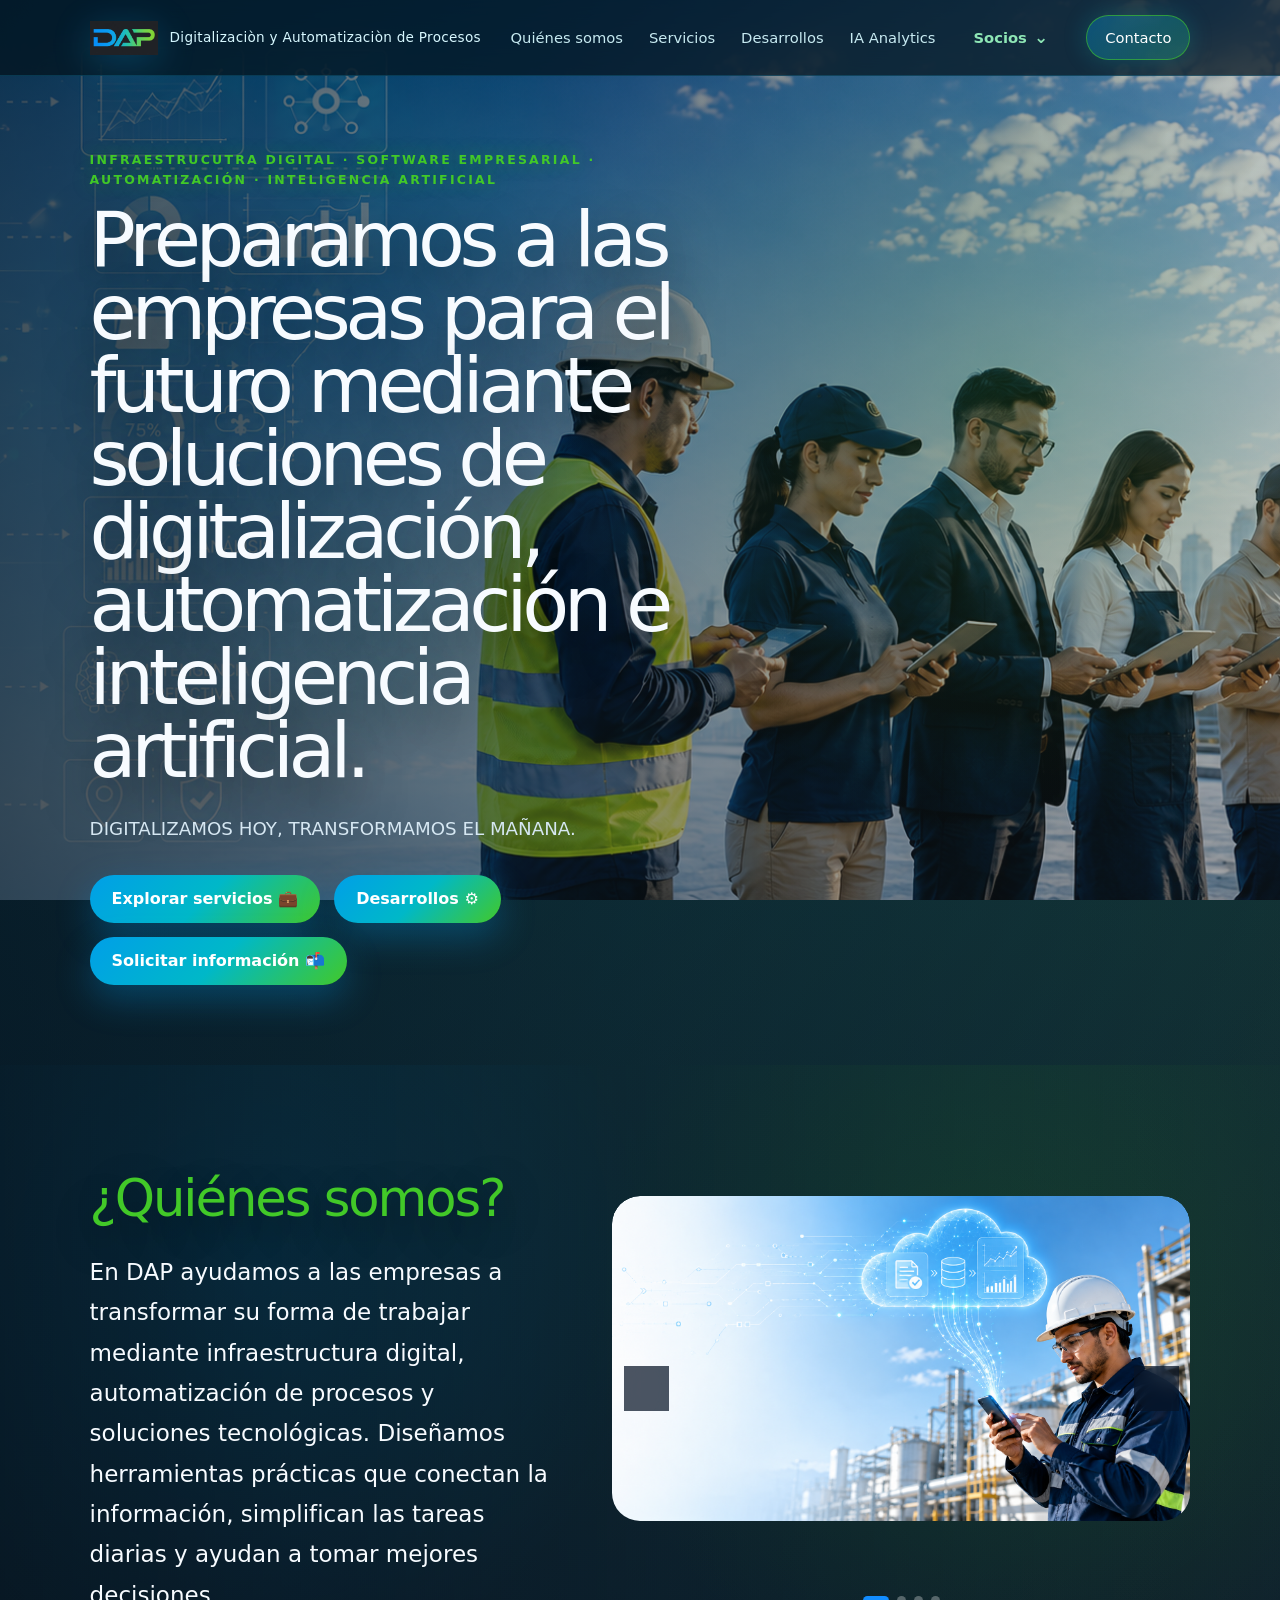
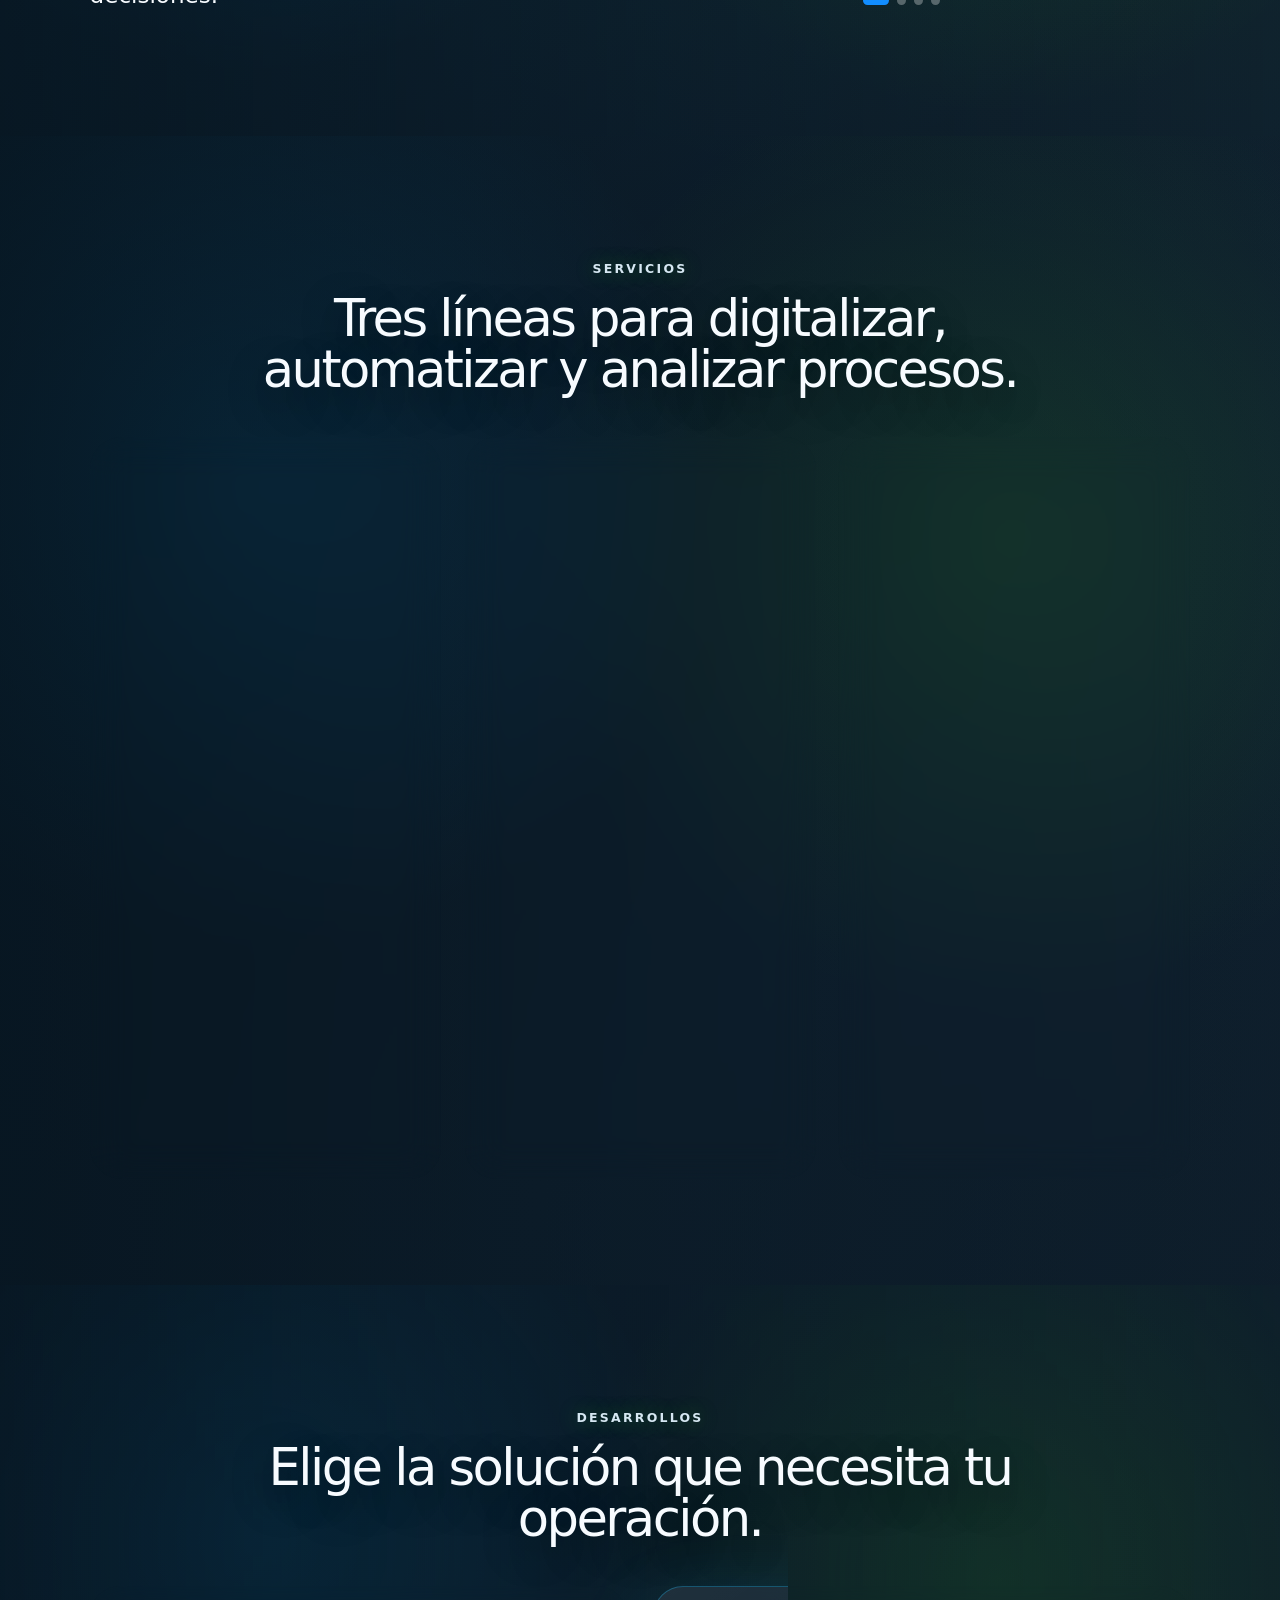
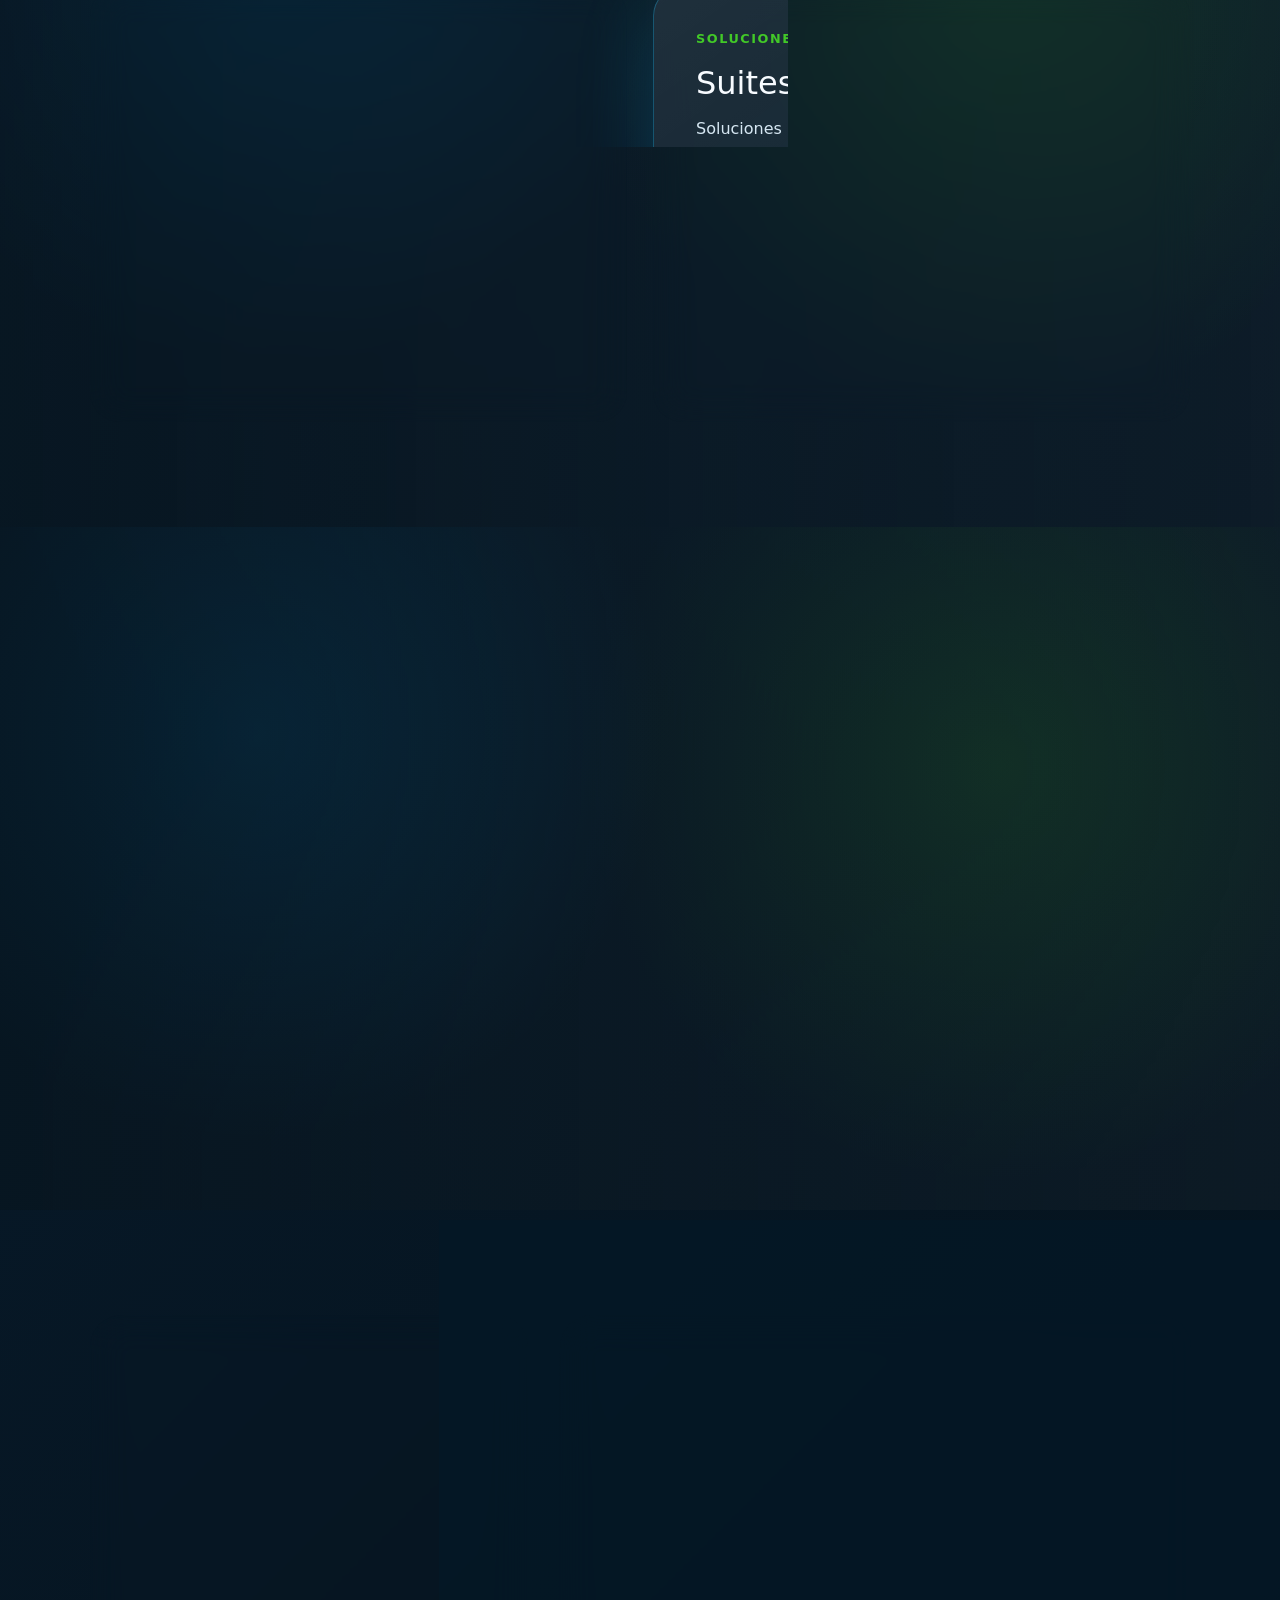
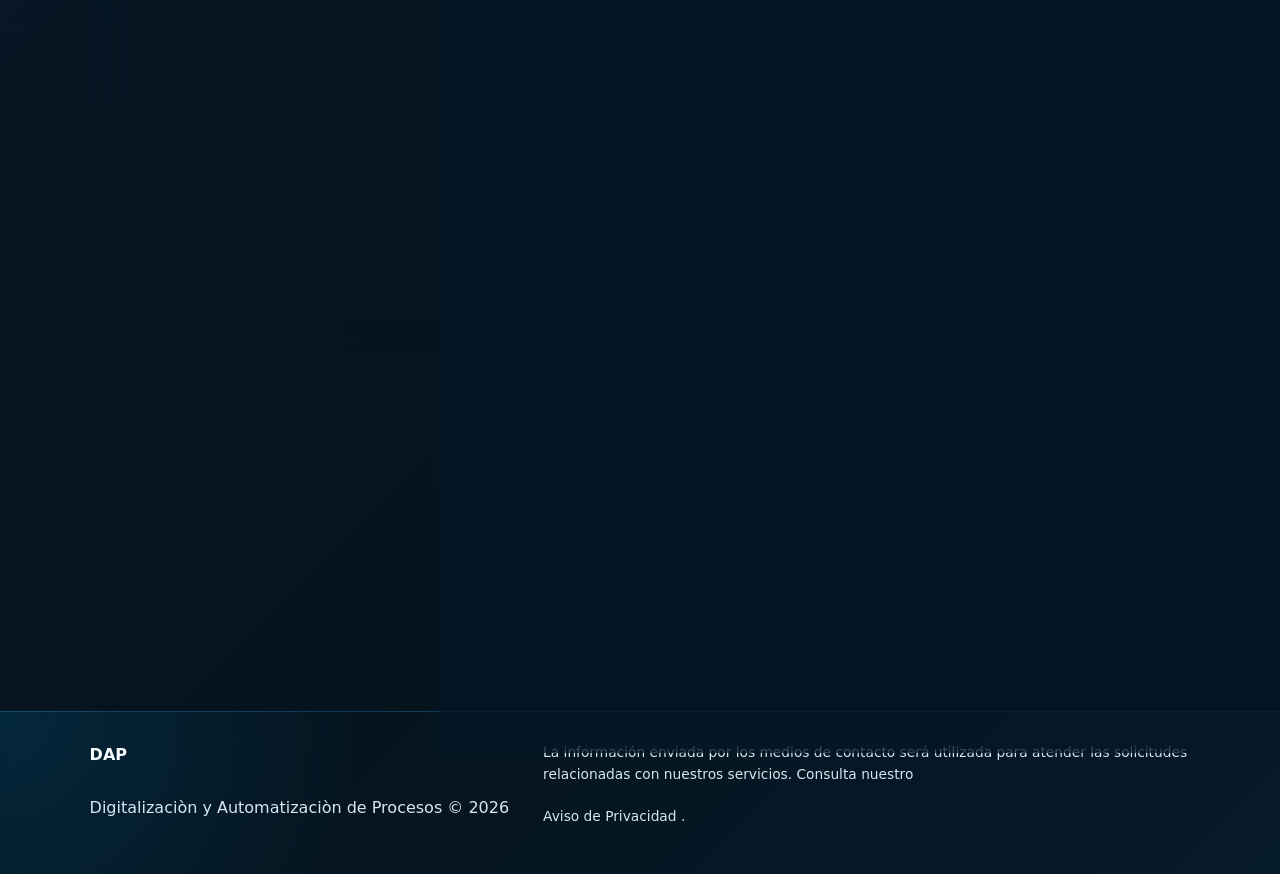
<file: index.html>
<!DOCTYPE html>
<html lang="es">
<head>
  <meta charset="UTF-8" />
  <meta name="viewport" content="width=device-width, initial-scale=1.0" />
  <title>DAP | Digitalización, Automatización de Procesos</title>
  <meta name="description" content="DAP desarrolla soluciones digitales, suites empresariales, plataformas a la medida e Inteligencia Artificial para automatizar y analizar procesos empresariales." />
  <link rel="icon" type="image/png" sizes="40x32" href="assets/Logo_DAP_Letras_azulverde.png">
  <link
  href="https://cdn.jsdelivr.net/npm/bootstrap@5.3.8/dist/css/bootstrap.min.css"
  rel="stylesheet"
  integrity="sha384-sRIl4kxILFvY47J16cr9ZwB07vP4J8+LH7qKQnuqkuIAvNWLzeN8tE5YBujZqJLB"
  crossorigin="anonymous"
/>

<link rel="stylesheet" href="style.css" />
</head>
<body>

  <header class="navbar" id="navbar">
    <a href="#inicio" class="brand" aria-label="Ir al inicio de DAP">
      <img class="brand-logo" src="assets/Logo_DAP_vede-azul_negro_3.png" alt="Logo DAP" />
      <span class="brand-text">Digitalizaciòn y Automatizaciòn de Procesos</span>
    </a>

    <button class="menu-toggle" id="menuToggle" aria-label="Abrir menú">
      <span></span><span></span><span></span>
    </button>


<nav class="nav-links" id="navLinks">

  <a href="#quienes">Quiénes somos</a>
  <a href="#servicios">Servicios</a>
  <a href="#desarrollos">Desarrollos</a>
  <a href="#ia">IA Analytics</a>

  <!-- MENÚ DESPLEGABLE SOCIOS -->
  <div class="nav-socios">

    <button
      type="button"
      class="nav-socios-toggle"
      aria-expanded="false"
      aria-haspopup="true"
      aria-controls="sociosDropdown"
    >
      Socios
      <span class="socios-arrow">⌄</span>
    </button>

    <div class="nav-socios-dropdown" id="sociosDropdown">

      <a
        href="https://tuvrheinland.dapanalytics.com/"
        target="_blank"
        rel="noopener noreferrer"
      >
        TÜV Rheinland MX
      </a>

    </div>

  </div>

  <a href="#contacto" class="nav-cta">Contacto</a>

</nav>

  </header>

  <main>
    <section class="hero section-bg" id="inicio">
  <div class="section-overlay"></div>

  <div class="hero-content reveal">
    <p class="eyebrow">
      Infraestrucutra Digital · Software empresarial · Automatización · Inteligencia Artificial
    </p>

    <h1>
      Preparamos a las empresas para el futuro mediante soluciones
      de digitalización, automatización e inteligencia artificial.
    </h1>

    <p class="hero-text">
      DIGITALIZAMOS HOY, TRANSFORMAMOS EL MAÑANA.
    </p>

<div class="hero-actions">
  <a href="#servicios" class="btn primary">
    Explorar servicios 💼
  </a>

  <a href="#desarrollos" class="btn primary">
    Desarrollos ⚙️
  </a>

  <a href="#contacto" class="btn primary">
    Solicitar información 📬
  </a>
</div>
  </div>
</section>

  <section class="section section-bg" id="quienes">
  <div class="section-overlay"></div>

  <div class="section-inner quienes-layout">

    <div class="quienes-content reveal">
      <h2>¿Quiénes somos?</h2>

     <p>
        En DAP ayudamos a las empresas a transformar su forma de trabajar
        mediante infraestructura digital, automatización de procesos y
        soluciones tecnológicas. Diseñamos herramientas prácticas que
        conectan la información, simplifican las tareas diarias y ayudan
        a tomar mejores decisiones.
      </p>
    </div>

    <div class="quienes-image reveal">
      <div class="business-carousel">
        <button
          class="business-carousel-btn business-carousel-prev"
          type="button"
          aria-label="Imagen anterior"
        >
          &#10094;
        </button>

        <div class="business-carousel-viewport">
          <div class="business-carousel-track">

            <div class="business-carousel-slide">
              <img
                src="assets/DAp quienes somos.png"
                alt="DAP: transformación digital de las empresas"
              />
            </div>

            <div class="business-carousel-slide">
              <img
                src="assets/DAp quienes somos 5.png"
                alt="DAP: infraestructura digital"
                loading="lazy"
              />
            </div>

            <div class="business-carousel-slide">
              <img
                src="assets/DAp quienes somos 6.png"
                alt="DAP: automatización de procesos"
                loading="lazy"
              />
            </div>

            <div class="business-carousel-slide">
              <img
                src="assets/DAp quienes somos 7.png"
                alt="DAP: soluciones tecnológicas"
                loading="lazy"
              />
            </div>

          </div>
        </div>

        <button
          class="business-carousel-btn business-carousel-next"
          type="button"
          aria-label="Imagen siguiente"
        >
          &#10095;
        </button>
      </div>

      <div
        class="business-carousel-dots"
        aria-label="Selector de imágenes"
      ></div>
    </div>

  </div>
</section>

    <section class="section section-bg" id="servicios">
      <div class="section-overlay"></div>
      <div class="section-inner">
        <div class="section-heading center reveal">
          <p class="eyebrow">Servicios</p>
          <h2>Tres líneas para digitalizar, automatizar y analizar procesos.</h2>
        </div>

<div class="service-grid">

  <article class="service-card reveal">
    <div class="icon-circle">Suites</div>

    <p>
      Soluciones listas para implementar en operaciones empresariales,
      personal en campo, EHS, calidad y control operativo.
    </p>

    <img class="service-img"
         src="assets/Icono_DAPSUITES_1.png"
         alt="DAP Suites">
  </article>

  <article class="service-card reveal">
    <div class="icon-circle">Desarrollo</div>

    <p>
      Diseño de plataformas web, apps móviles, portales de consulta,
      dashboards y módulos personalizados para cada proceso.
    </p>

    <img class="service-img"
         src="assets/Icono_DAPDESARROLLO_1.png"
         alt="DAP Desarrollo">
  </article>

  <article class="service-card reveal">
    <div class="icon-circle">IA Analytics</div>

    <p>
      Implementación de análisis con IA para detectar tendencias,
      comportamientos, riesgos, patrones y oportunidades de mejora.
    </p>

    <img class="service-img"
         src="assets/Icono_DAPANALYTICS_1.png"
         alt="DAP IA Analytics">
  </article>

</div>
      </div>
    </section>

   <section class="section section-bg" id="desarrollos">
  <div class="section-overlay"></div>

  <div class="section-inner">
    <div class="section-heading center reveal">
      <p class="eyebrow">Desarrollos</p>
      <h2>Elige la solución que necesita tu operación.</h2>
    </div>

    <div class="dev-grid">
      <article class="dev-card reveal">
  <span class="dev-card-label">Aplicaciones</span>
  <h3>Apps Prepago</h3>

  <p>
    Activa la aplicación que necesites por 1, 6 o 12 meses,
    o utiliza la versión gratuita durante 5 días.
  </p>

  <img
    class="dev-card-image"
    src="assets/DAP_WEB_APP.png"
    alt="Aplicaciones prepago de DAP"
    loading="lazy"
  />

  <button
    type="button"
    class="btn primary dev-card-button"
    data-bs-toggle="modal"
    data-bs-target="#devAppsModal"
  >
    Conocer Apps
  </button>
</article>

<article class="dev-card reveal">
  <span class="dev-card-label">Soluciones empresariales</span>
  <h3>Suites y Plataformas</h3>

  <p>
    Soluciones para gestionar y automatizar tu empresa
    mediante una suscripción anual.
  </p>

  <img
    class="dev-card-image"
    src="assets/DAP_WEB_SUITE_PLATAFORMAS.png"
    alt="Suites y plataformas empresariales de DAP"
    loading="lazy"
  />

  <button
    type="button"
    class="btn primary dev-card-button"
    data-bs-toggle="modal"
    data-bs-target="#devSuitesModal"
  >
    Conocer Suites
  </button>
</article>
    </div>
  </div>
</section>


<!-- MODAL: APPS PREPAGO -->
<div
  class="modal fade dev-modal"
  id="devAppsModal"
  tabindex="-1"
  aria-labelledby="devAppsModalTitle"
  aria-hidden="true"
>
  <div class="modal-dialog modal-xl modal-dialog-centered modal-dialog-scrollable">
    <div class="modal-content">
      <div class="modal-header">
        <div>
          <span class="dev-modal-kicker">Apps Prepago</span>
          <h2 class="modal-title" id="devAppsModalTitle">Conoce nuestras Apps</h2>
        </div>

        <button
          type="button"
          class="dev-close"
          data-bs-dismiss="modal"
          aria-label="Cerrar"
        >
          &times;
        </button>
      </div>

      <div class="modal-body">
        <details class="dev-product" open>
                    <summary>
  <span class="dev-summary-label">
    <img
      src="assets/DAP CHAT STUDIO_3.png"
      alt=""
      class="dev-summary-logo"
    />
    <span>CHAT STUDIO</span>
  </span>

  <span class="dev-summary-arrow" aria-hidden="true">⌄</span>
</summary>

          <div class="dev-product-body">
            <div class="dev-product-grid">
              <div class="dev-product-copy">
                <h3>CHAT STUDIO</h3>

                <p>
                  Organiza tus conversaciones y convierte la información
                  que compartes en registros fáciles de consultar y descargar.
                </p>

                <ul>
                  <li>Guarda tus conversaciones para retomarlas cuando lo necesites.</li>
                  <li>Consulta la información de cada conversación en un solo lugar.</li>
                  <li>Descarga tus datos en formato Excel.</li>
                  <li>Administra tus conversaciones según las funciones de tu plan.</li>
                </ul>

                <a
                  class="btn primary dev-product-link"
                  href="/chatstudio"
                  target="_blank"
                  rel="noopener noreferrer"
                >
                  Ir a CHAT STUDIO
                </a>
              </div>

              <div class="dev-product-visual">
                <img
                  src="assets/DAP CHAT STUDIO_3.png"
                  alt="Identidad visual de DAP CHAT STUDIO"
                  loading="lazy"
                />
              </div>
            </div>
          </div>
        </details>
      </div>
    </div>
  </div>
</div>


<!-- MODAL: SUITES Y PLATAFORMAS -->
<div
  class="modal fade dev-modal"
  id="devSuitesModal"
  tabindex="-1"
  aria-labelledby="devSuitesModalTitle"
  aria-hidden="true"
>
  <div class="modal-dialog modal-xl modal-dialog-centered modal-dialog-scrollable">
    <div class="modal-content">
      <div class="modal-header">
        <div>
          <span class="dev-modal-kicker">Suites y Plataformas</span>
          <h2 class="modal-title" id="devSuitesModalTitle">
            Soluciones para tu empresa
          </h2>
        </div>

        <button
          type="button"
          class="dev-close"
          data-bs-dismiss="modal"
          aria-label="Cerrar"
        >
          &times;
        </button>
      </div>

      <div class="modal-body">

        <!-- SIGO -->
        <details class="dev-product">

          <summary>
  <span class="dev-summary-label">
    <img
      src="assets/LOGO_DAP_SIGO_1.png"
      alt=""
      class="dev-summary-logo"
    />
    <span>SIGO | Sistema Integral de Gestión Operativa</span>
  </span>

  <span class="dev-summary-arrow" aria-hidden="true">⌄</span>
</summary>

          <div class="dev-product-body">
            <div class="dev-product-grid">
              <div class="dev-product-copy">
                <h3>SIGO | Sistema Integral de Gestión Operativa</h3>

                <p>
                  SIGO conecta el trabajo en campo con la gestión de la empresa.
                  El personal registra información desde una app móvil, mientras
                  que la plataforma permite consultarla, organizarla y darle
                  seguimiento.
                </p>

                <ul>
                  <li>
                    <strong>App de campo:</strong> captura registros y evidencias
                    desde celulares o tabletas.
                  </li>
                  <li>
                    <strong>Plataforma de gestión:</strong> consulta la información
                    registrada por el equipo.
                  </li>
                  <li>
                    <strong>Operación conectada:</strong> reúne los datos de campo
                    en un solo lugar para facilitar el seguimiento.
                  </li>
                </ul>
              </div>

              <div class="dev-product-visual">
                <img
                  src="assets/LOGO_DAP_SIGO_1.png"
                  alt="Logotipo de SIGO"
                  loading="lazy"
                />
              </div>
            </div>

            <div
              id="devSigoCarousel"
              class="carousel slide dev-carousel"
              data-bs-interval="false"
              aria-label="Imágenes de SIGO"
            >
              <div class="carousel-inner">
                <div class="carousel-item active">
                  <img src="assets/DAP_SIGO_APP_1.jpg" alt="Vista 1 de SIGO" loading="lazy" />
                </div>
                <div class="carousel-item">
                  <img src="assets/DAP_SIGO_APP_2.jpg" alt="Vista 2 de SIGO" loading="lazy" />
                </div>
                <div class="carousel-item">
                  <img src="assets/DAP_SIGO_APP_7.jpg" alt="Vista 3 de SIGO" loading="lazy" />
                </div>
                <div class="carousel-item">
                  <img src="assets/DAP_SIGO_APP_9.jpg" alt="Vista 4 de SIGO" loading="lazy" />
                </div>
                <div class="carousel-item">
                  <img src="assets/DAP_SIGO_APP_10.jpg" alt="Vista 5 de SIGO" loading="lazy" />
                </div>
                <div class="carousel-item">
                  <img src="assets/DAP_SIGO_PLAT_1.png" alt="Vista 6 de SIGO" loading="lazy" />
                </div>
                <div class="carousel-item">
                  <img src="assets/DAP_SIGO_PLAT_2.png" alt="Vista 7 de SIGO" loading="lazy" />
                </div>
                <div class="carousel-item">
                  <img src="assets/DAP_SIGO_PLAT_3.png" alt="Vista 8 de SIGO" loading="lazy" />
                </div>
                <div class="carousel-item">
                  <img src="assets/DAP_SIGO_PLAT_4.png" alt="Vista 9 de SIGO" loading="lazy" />
                </div>
                <div class="carousel-item">
                  <img src="assets/DAP_SIGO_PLAT_5.png" alt="Vista 10 de SIGO" loading="lazy" />
                </div>
              </div>

              <button
                class="carousel-control-prev"
                type="button"
                data-bs-target="#devSigoCarousel"
                data-bs-slide="prev"
                aria-label="Imagen anterior de SIGO"
              >
                <span class="carousel-control-prev-icon" aria-hidden="true"></span>
              </button>

              <button
                class="carousel-control-next"
                type="button"
                data-bs-target="#devSigoCarousel"
                data-bs-slide="next"
                aria-label="Imagen siguiente de SIGO"
              >
                <span class="carousel-control-next-icon" aria-hidden="true"></span>
              </button>
            </div>
          </div>
        </details>


          <!-- PASE -->
        <details class="dev-product">

          <summary>
  <span class="dev-summary-label">
    <img
      src="assets/LOGO_PASE_2.png"
      alt=""
      class="dev-summary-logo"
    />
    <span>PASE | Plataforma de Accesos y Salidas Electrónicas</span>
  </span>

  <span class="dev-summary-arrow" aria-hidden="true">⌄</span>
</summary>

          <div class="dev-product-body">
            <div class="dev-product-grid">
              <div class="dev-product-copy">
                <h3>PASE | Plataforma de Accesos y Salidas Electrónicas</h3>

                <p>
                   PASE gestiona las entradas y salidas de contratistas en tu centro de trabajo, 
                  facilitando el registro y control de personal, herramientas, equipos y vehículos.
                </p>

<ul>
  <li>
    <strong>Registro de contratistas:</strong> registra al personal, las herramientas, los equipos y los vehículos que ingresarán al centro de trabajo.
  </li>
  <li>
    <strong>Validación del anfitrión:</strong> revisa la información del contratista que te visitará y activa sus credenciales digitales para autorizar el acceso.
  </li>
  <li>
    <strong>Verificación de credenciales por vigilancia patrimonial:</strong> escanea el código QR desde un teléfono o una tablet para consultar la información de cada usuario y permitir el acceso a quienes cuenten con una credencial activa dentro del periodo autorizado.
  </li>
</ul>
              </div>

              <div class="dev-product-visual">
                <img
                  src="assets/LOGO_PASE_2.png"
                  alt="Logotipo de PASE"
                  loading="lazy"
                />
              </div>
            </div>

            <div
              id="devPaseCarousel"
              class="carousel slide dev-carousel"
              data-bs-interval="false"
              aria-label="Imágenes de PASE"
            >
              <div class="carousel-inner">
                <div class="carousel-item active">
                  <img src="assets/DAP_PASE_PLATCONTRA_1.png" alt="Vista 1 de PASE" loading="lazy" />
                </div>
                <div class="carousel-item">
                  <img src="assets/DAP_PASE_PLATCONTRA_2.png" alt="Vista 2 de PASE" loading="lazy" />
                </div>
                <div class="carousel-item">
                  <img src="assets/DAP_PASE_PLATCONTRA_3.png" alt="Vista 3 de PASE" loading="lazy" />
                </div>
                <div class="carousel-item">
                  <img src="assets/DAP_PASE_PLATCONTRA_4.png" alt="Vista 4 de PASE" loading="lazy" />
                </div>
                <div class="carousel-item">
                  <img src="assets/DAP_PASE_PLATCONTRA_5.png" alt="Vista 5 de PASE" loading="lazy" />
                </div>
                <div class="carousel-item">
                  <img src="assets/DAP_PASE_PLATCONTRA_6.png" alt="Vista 6 de PASE" loading="lazy" />
                </div>
                <div class="carousel-item">
                  <img src="assets/DAP_PASE_PLATCONTRA_7.png" alt="Vista 7 de PASE" loading="lazy" />
                </div>
                <div class="carousel-item">
                  <img src="assets/DAP_PASE_PLATCONTRA_8.png" alt="Vista 8 de PASE" loading="lazy" />
                </div>
                <div class="carousel-item">
                  <img src="assets/DAP_PASE_PLATCONTRA_9.png" alt="Vista 9 de PASE" loading="lazy" />
                </div>
                <div class="carousel-item">
                  <img src="assets/DAP_PASE_PLATCONTRA_10.png" alt="Vista 10 de PASE" loading="lazy" />
                </div>
              </div>

              <button
                class="carousel-control-prev"
                type="button"
                data-bs-target="#devPaseCarousel"
                data-bs-slide="prev"
                aria-label="Imagen anterior de PASE"
              >
                <span class="carousel-control-prev-icon" aria-hidden="true"></span>
              </button>

              <button
                class="carousel-control-next"
                type="button"
                data-bs-target="#devPaseCarousel"
                data-bs-slide="next"
                aria-label="Imagen siguiente de PASE"
              >
                <span class="carousel-control-next-icon" aria-hidden="true"></span>
              </button>
            </div>
          </div>
        </details>


        

        <!-- ACCESO -->
        <details class="dev-product">
          <summary>
  <span class="dev-summary-label">
    <img
      src="assets/LOGO_DAP_ACCESO_1.png"
      alt=""
      class="dev-summary-logo"
    />
    <span>ACCESO | Gestión de contratistas en obra</span>
  </span>

  <span class="dev-summary-arrow" aria-hidden="true">⌄</span>
</summary>
          <div class="dev-product-body">
            <div class="dev-product-grid">
              <div class="dev-product-copy">
                <h3>ACCESO | Gestión de contratistas en obra</h3>

                <p>
                  ACCESO reúne en una sola plataforma los trámites, registros y
                  reportes que necesitan las empresas para coordinar a sus
                  contratistas y dar seguimiento a sus actividades en obra.
                </p>

                <ul>
                  <li>Carga de permisos de trabajo y documentación del IMSS, incluido el SUA.</li>
                  <li>Registro de trabajadores y generación de credenciales digitales.</li>
                  <li>Solicitud de cursos y pases de visita para el ingreso a obra.</li>
                  <li>Registro de horas hombre.</li>
                  <li>Reporte de hallazgos, incidentes, accidentes y buenas prácticas.</li>
                </ul>
              </div>

              <div class="dev-product-visual">
                <img
                  src="assets/LOGO_DAP_ACCESO_1.png"
                  alt="Logotipo de ACCESO"
                  loading="lazy"
                />
              </div>
            </div>

            <div
              id="devAccesoCarousel"
              class="carousel slide dev-carousel"
              data-bs-interval="false"
              aria-label="Imágenes de ACCESO"
            >
              <div class="carousel-inner">
                <div class="carousel-item active">
                  <img src="assets/DAP_ACCESO_PLAT_1.png" alt="Vista 1 de ACCESO" loading="lazy" />
                </div>
                <div class="carousel-item">
                  <img src="assets/DAP_ACCESO_PLAT_2.png" alt="Vista 2 de ACCESO" loading="lazy" />
                </div>
                <div class="carousel-item">
                  <img src="assets/DAP_ACCESO_PLAT_3.png" alt="Vista 3 de ACCESO" loading="lazy" />
                </div>
                <div class="carousel-item">
                  <img src="assets/DAP_ACCESO_PLAT_4.png" alt="Vista 4 de ACCESO" loading="lazy" />
                </div>
                <div class="carousel-item">
                  <img src="assets/DAP_ACCESO_PLAT_5.png" alt="Vista 5 de ACCESO" loading="lazy" />
                </div>
                <div class="carousel-item">
                  <img src="assets/DAP_ACCESO_PLAT_6.png" alt="Vista 5 de ACCESO" loading="lazy" />
                </div>
                <div class="carousel-item">
                  <img src="assets/DAP_ACCESO_PLAT_7.png" alt="Vista 5 de ACCESO" loading="lazy" />
                </div>
                <div class="carousel-item">
                  <img src="assets/DAP_ACCESO_PLAT_8.png" alt="Vista 5 de ACCESO" loading="lazy" />
                </div>
                <div class="carousel-item">
                  <img src="assets/DAP_ACCESO_PLAT_9.png" alt="Vista 5 de ACCESO" loading="lazy" />
                </div>
                <div class="carousel-item">
                  <img src="assets/DAP_ACCESO_PLAT_10.png" alt="Vista 5 de ACCESO" loading="lazy" />
                </div>
              </div>

              <button
                class="carousel-control-prev"
                type="button"
                data-bs-target="#devAccesoCarousel"
                data-bs-slide="prev"
                aria-label="Imagen anterior de ACCESO"
              >
                <span class="carousel-control-prev-icon" aria-hidden="true"></span>
              </button>

              <button
                class="carousel-control-next"
                type="button"
                data-bs-target="#devAccesoCarousel"
                data-bs-slide="next"
                aria-label="Imagen siguiente de ACCESO"
              >
                <span class="carousel-control-next-icon" aria-hidden="true"></span>
              </button>
            </div>
          </div>
        </details>

      </div>
    </div>
  </div>
</div>


    
   <section class="section section-bg" id="ia"> 
     
     <div class="section-overlay"></div>
     <div class="section-inner ia-wrap"> <div class="section-heading reveal"> 
       <p class="eyebrow">IA Analytics</p> <h2>Deja que tus datos expliquen lo que está pasando.</h2>
       <p> Integramos Inteligencia Artificial para consultar información, detectar patrones, generar prospecciones, resumir reportes y apoyar la toma de decisiones. </p> 
     </div> <div class="ia-list reveal"> <div> <strong>Predicción de tendencias</strong> 
       <p>Identifica comportamientos futuros con base en registros históricos.</p> 
     </div> <div> <strong>Dashboards inteligentes</strong> <p>Visualiza indicadores, riesgos, avances, proyectos y desviaciones.</p> 
     </div> <div> <strong>Consulta documental</strong> <p>Convierte archivos, bases de datos y evidencias en información consultable.</p> </div> </div> </div> </section>
    <section class="section contact" id="contacto">
      <div class="contact-container">
        <div class="contact-intro reveal">
          <p class="eyebrow">Contacto</p>
          <h2>Hagamos crecer su operación.</h2>
          <p>
            Cuéntenos qué proceso desea digitalizar, automatizar o analizar.
            El equipo de DAP revisará su solicitud y se pondrá en contacto con usted.
          </p>

          <div class="contact-data">
            <div>
              <span>Correo</span>
              <a href="mailto:contacto@dapanalytics.com">contacto@dapanalytics.com</a>
            </div>

            <div>
              <span>Atención</span>
              <strong>Soluciones empresariales DAP</strong>
            </div>
          </div>
        </div>

        <div class="contact-form-card reveal">
          <form id="contactForm" novalidate>
            <div class="form-grid">
              <div class="form-group">
                <label for="nombre">Nombre completo <span>*</span></label>
                <input
                  type="text"
                  id="nombre"
                  name="nombre"
                  maxlength="120"
                  autocomplete="name"
                  required
                />
                <small class="field-error"></small>
              </div>

              <div class="form-group">
                <label for="empresa">Empresa <span>*</span></label>
                <input
                  type="text"
                  id="empresa"
                  name="empresa"
                  maxlength="150"
                  autocomplete="organization"
                  required
                />
                <small class="field-error"></small>
              </div>

              <div class="form-group">
                <label for="correo">Correo electrónico <span>*</span></label>
                <input
                  type="email"
                  id="correo"
                  name="correo"
                  maxlength="150"
                  autocomplete="email"
                  required
                />
                <small class="field-error"></small>
              </div>

              <div class="form-group">
                <label for="telefono">Teléfono</label>
                <input
                  type="tel"
                  id="telefono"
                  name="telefono"
                  maxlength="30"
                  autocomplete="tel"
                />
                <small class="field-error"></small>
              </div>

              <div class="form-group form-group-full">
                <label for="servicio">Servicio de interés <span>*</span></label>
                <select id="servicio" name="servicio" required>
                  <option value="">Selecciona un servicio</option>
                  <option value="DAP Suites">DAP Suites</option>
                  <option value="DAP Desarrollo">DAP Desarrollo</option>
                  <option value="DAP IA Analytics">DAP IA Analytics</option>
                </select>
                <small class="field-error"></small>
              </div>

              <div class="form-group form-group-full">
                <label for="mensaje">¿Cómo podemos ayudarle?</label>
                <textarea
                  id="mensaje"
                  name="mensaje"
                  rows="5"
                  maxlength="2000"
                  placeholder="Describa brevemente el proceso, necesidad o proyecto."
                ></textarea>
                <small class="field-error"></small>
              </div>
            </div>

            <div class="form-consent">
              <input type="checkbox" id="privacidad" name="privacidad" required />
<label for="privacidad">
  He leído y acepto el
  <a
    href="/aviso-de-privacidad"
    target="_blank"
    rel="noopener noreferrer"
    class="privacy-link"
  >
    Aviso de Privacidad
  </a>
  para el tratamiento de mis datos.
  <span>*</span>
</label>
            </div>

            <!-- Campo señuelo contra bots. Debe permanecer vacío y oculto. -->
            <div class="website-field" aria-hidden="true">
              <label for="website">Sitio web</label>
              <input type="text" id="website" name="website" tabindex="-1" autocomplete="off" />
            </div>

            <button type="submit" class="btn primary submit-contact" id="submitContact">
              <span class="submit-label">Enviar solicitud</span>
              <span class="submit-spinner" aria-hidden="true"></span>
            </button>

            <p class="form-status" id="formStatus" role="status" aria-live="polite"></p>
          </form>
        </div>
      </div>
    </section>

    <div class="dap-modal" id="contactSuccessModal" aria-hidden="true">
      <div class="dap-modal-backdrop" data-close-modal></div>
      <div class="dap-modal-dialog" role="dialog" aria-modal="true" aria-labelledby="contactModalTitle">
        <button class="dap-modal-close" type="button" aria-label="Cerrar" data-close-modal>&times;</button>
        <img src="assets/Logo_DAP_Letras_azulverde.png" alt="DAP" class="dap-modal-logo" />
        <div class="dap-modal-check">✓</div>
        <h3 id="contactModalTitle">¡Gracias por su interés!</h3>
        <p>
          Su solicitud fue registrada correctamente. El equipo de DAP revisará la información
          y se comunicará con usted a la brevedad.
        </p>
       
        <button type="button" class="btn primary" data-close-modal>Aceptar</button>
      </div>
    </div>
  </main>

  <footer>
    <div>
      <strong>DAP</strong>
      <span>Digitalizaciòn y Automatizaciòn de Procesos © 2026</span>
    </div>
<p class="privacy-notice">
  La información enviada por los medios de contacto será utilizada
  para atender las solicitudes relacionadas con nuestros servicios.
  Consulta nuestro <br><br>
  <a href="/aviso-de-privacidad" class="privacy-link">
    Aviso de Privacidad
  </a>.
</p>
  </footer>

 <script
  src="https://cdn.jsdelivr.net/npm/bootstrap@5.3.8/dist/js/bootstrap.bundle.min.js"
  integrity="sha384-FKyoEForCGlyvwx9Hj09JcYn3nv7wiPVlz7YYwJrWVcXK/BmnVDxM+D2scQbITxI"
  crossorigin="anonymous"
></script>

<script src="script.js"></script>
</body>
</html>
</file>
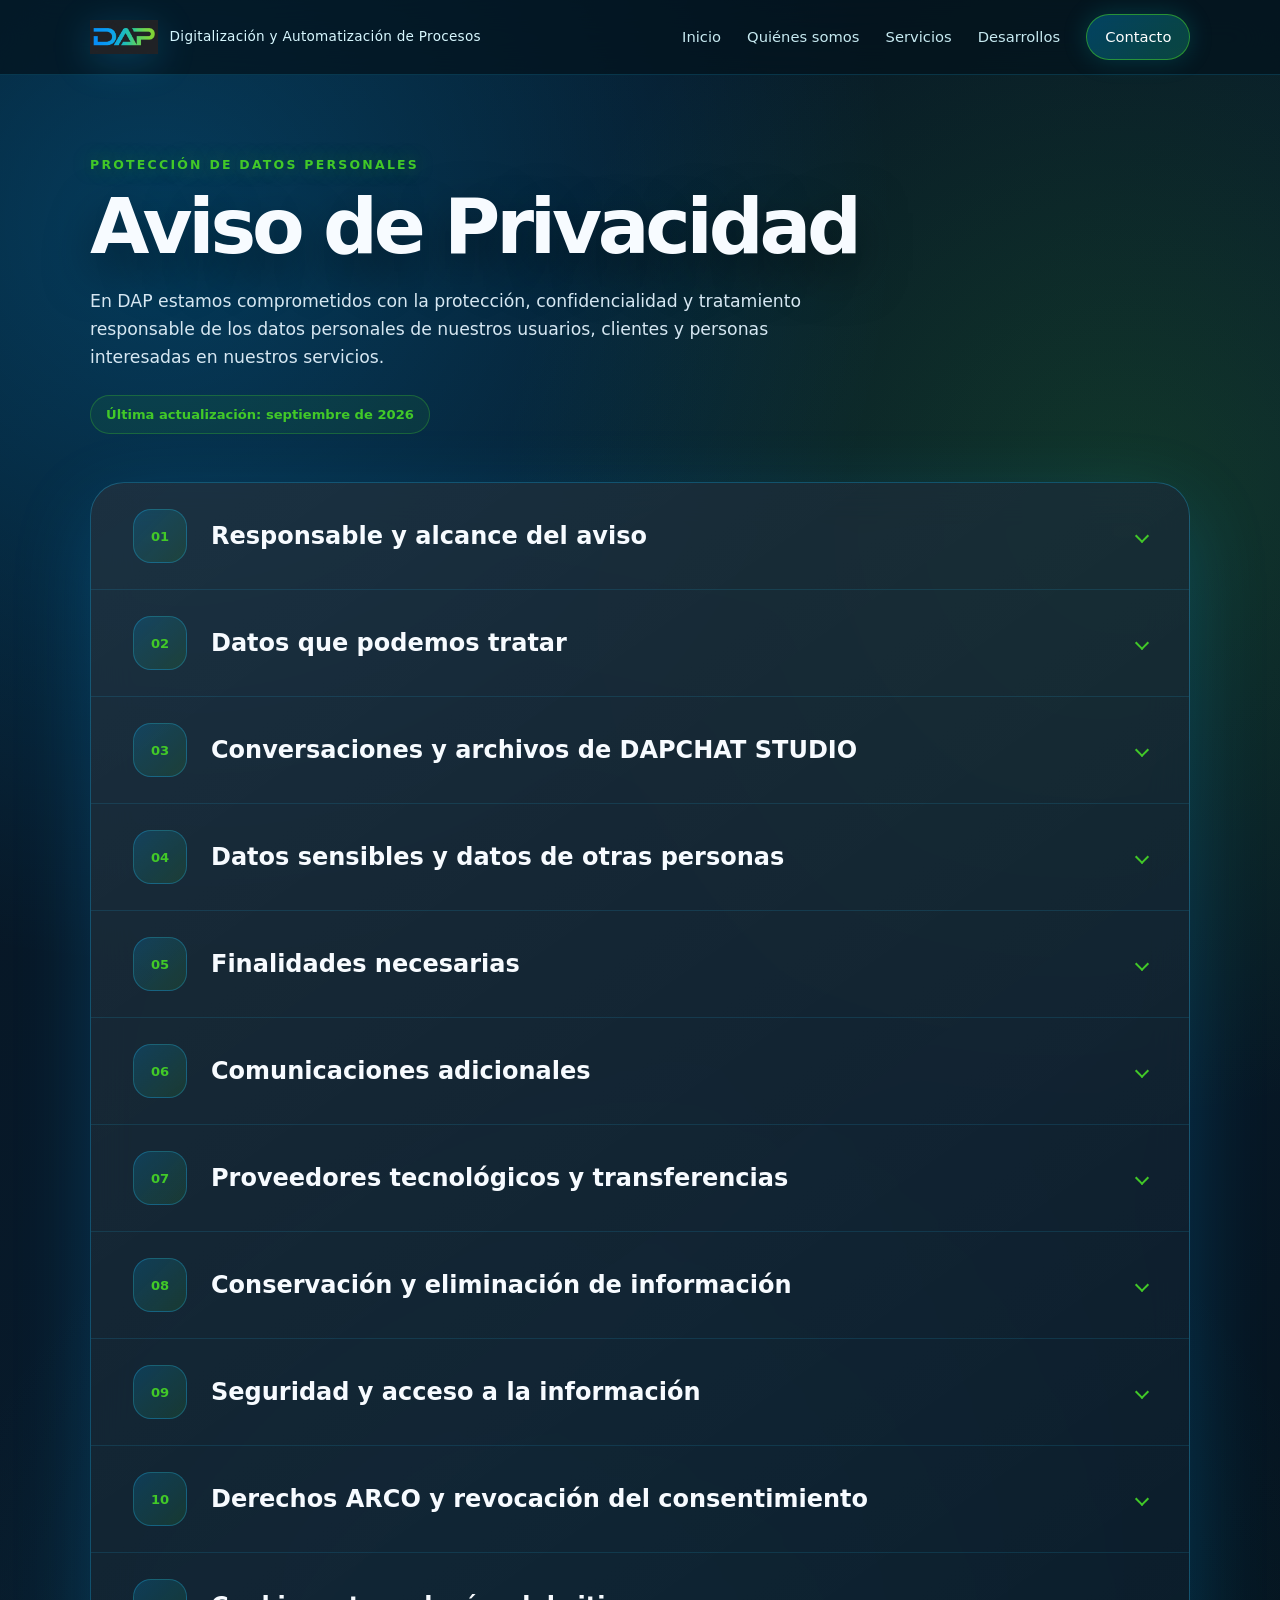
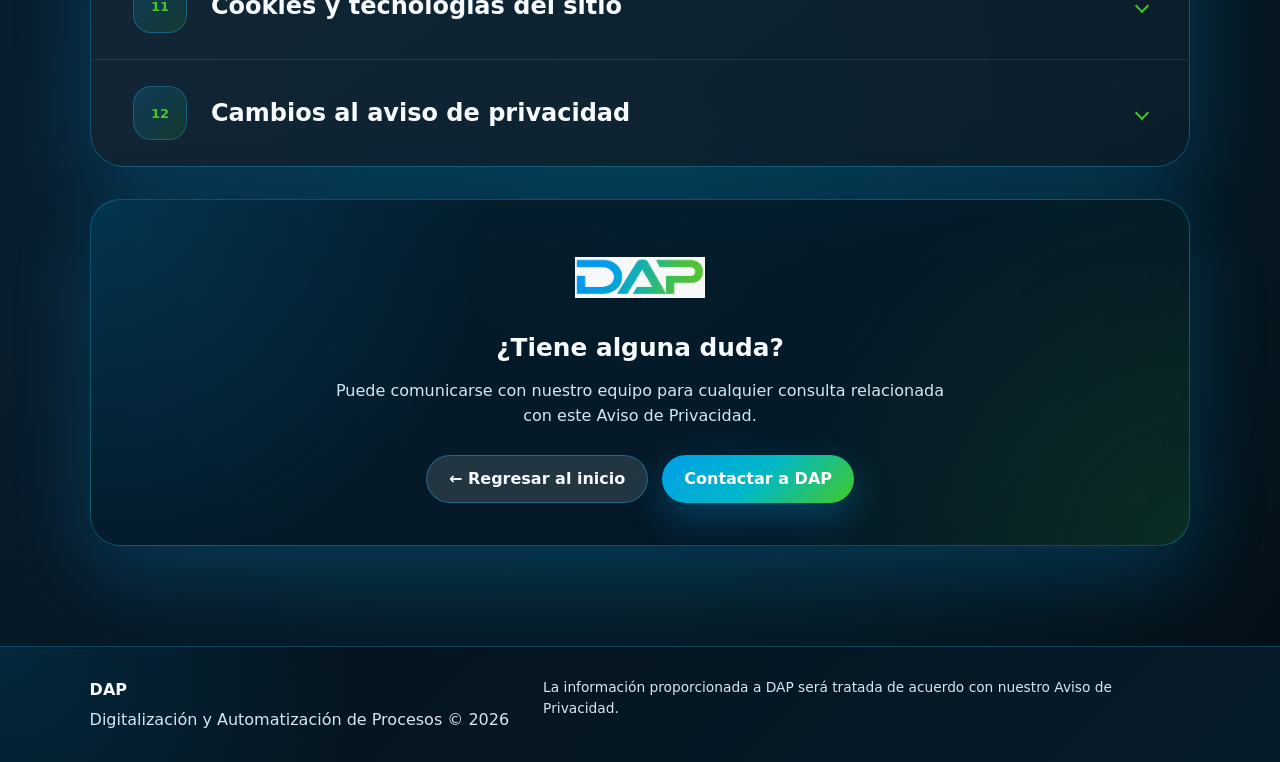
<file: aviso-de-privacidad.html>
<!DOCTYPE html>
<html lang="es">
<head>
  <meta charset="UTF-8" />
  <meta name="viewport" content="width=device-width, initial-scale=1.0" />

  <title>Aviso de Privacidad | DAP</title>

  <meta
    name="description"
    content="Aviso de Privacidad de DAP Digitalización y Automatización de Procesos."
  />

  <link
    rel="icon"
    type="image/png"
    sizes="40x32"
    href="../assets/Logo_DAP_Letras_azulverde.png"
  />

  <link rel="stylesheet" href="../style.css" />
</head>

<body>

  <!-- NAVBAR -->
  <header class="navbar" id="navbar">

    <a href="../" class="brand" aria-label="Ir al inicio de DAP">
      <img
        class="brand-logo"
        src="../assets/Logo_DAP_vede-azul_negro_3.png"
        alt="Logo DAP"
      />

      <span class="brand-text">
        Digitalización y Automatización de Procesos
      </span>
    </a>

    <nav class="nav-links privacy-nav">
      <a href="../">Inicio</a>
      <a href="../#quienes">Quiénes somos</a>
      <a href="../#servicios">Servicios</a>
      <a href="../#desarrollos">Desarrollos</a>
      <a href="../#contacto" class="nav-cta">Contacto</a>
    </nav>

  </header>


  <!-- CONTENIDO -->
  <main class="privacy-page">

    <section class="privacy-hero">

      <div class="privacy-container">

        <div class="privacy-heading reveal">

          <p class="eyebrow">
            Protección de datos personales
          </p>

          <h1>Aviso de Privacidad</h1>

          <p>
            En DAP estamos comprometidos con la protección,
            confidencialidad y tratamiento responsable de los
            datos personales de nuestros usuarios, clientes y
            personas interesadas en nuestros servicios.
          </p>

          <div class="privacy-meta">
            Última actualización: septiembre de 2026
          </div>

        </div>


        <article
  class="privacy-document reveal"
  aria-label="Secciones del aviso de privacidad"
>

  <details class="privacy-block">
    <summary>
      <span class="privacy-number">01</span>
      <span class="privacy-title">Responsable y alcance del aviso</span>
      <span class="privacy-chevron" aria-hidden="true"></span>
    </summary>

    <div class="privacy-block-content">
      <p>
        DAP – Digitalización y Automatización de Procesos
        es responsable del tratamiento de los datos personales
        que recaba directamente a través de dapanalytics.com,
        sus formularios de contacto y sus aplicaciones, incluida
        DAPCHAT STUDIO, en los términos de este aviso.
      </p>

      <p>
        Domicilio del responsable:
        <strong>[POR CONFIRMAR: domicilio completo del responsable]</strong>.
      </p>

      <p>
        Para consultas relacionadas con privacidad puede escribir a:
      </p>

      <a
        class="privacy-email"
        href="mailto:contacto@dapanalytics.com"
      >
        contacto@dapanalytics.com
      </a>

      <p>
        Cuando una organización utilice una aplicación de DAP para
        tratar datos de sus propios empleados, clientes u otras
        personas, la distribución de responsabilidades entre esa
        organización y DAP dependerá del servicio contratado y de
        las instrucciones aplicables al tratamiento.
      </p>
    </div>
  </details>


  <details class="privacy-block">
    <summary>
      <span class="privacy-number">02</span>
      <span class="privacy-title">Datos que podemos tratar</span>
      <span class="privacy-chevron" aria-hidden="true"></span>
    </summary>

    <div class="privacy-block-content">
      <p>
        Según el servicio utilizado, podemos tratar las siguientes
        categorías de información:
      </p>

      <ul>
        <li>
          Datos de identificación y contacto, como nombre,
          empresa, cargo, correo electrónico y teléfono.
        </li>

        <li>
          Datos de cuenta y uso, como identificador de usuario,
          tipo de cuenta, preferencias, fechas de acceso y
          actividad necesaria para operar la aplicación.
        </li>

        <li>
          Mensajes enviados mediante formularios, solicitudes
          de información y comunicaciones con DAP.
        </li>

        <li>
          En DAPCHAT STUDIO: preguntas, instrucciones, respuestas,
          títulos e historial de conversaciones, así como
          documentos, hojas de cálculo, imágenes u otros archivos
          que el usuario decida cargar.
        </li>

        <li>
          Información técnica necesaria para el funcionamiento
          y seguridad del servicio, como registros de errores,
          dirección IP, navegador y datos de sesión, cuando
          nuestros sistemas efectivamente la recopilen.
        </li>
      </ul>

      <p>
        El contenido que un usuario cargue en DAPCHAT STUDIO
        puede incluir datos personales de otras personas.
        Su naturaleza depende de lo que el propio usuario
        decida introducir en la aplicación.
      </p>
    </div>
  </details>


  <details class="privacy-block">
    <summary>
      <span class="privacy-number">03</span>
      <span class="privacy-title">
        Conversaciones y archivos de DAPCHAT STUDIO
      </span>
      <span class="privacy-chevron" aria-hidden="true"></span>
    </summary>

    <div class="privacy-block-content">
      <p>
        En DAPCHAT STUDIO, el contenido proporcionado por el
        usuario puede ser procesado para generar respuestas,
        mantener el historial de conversaciones, permitir su
        consulta o descarga y ejecutar las funciones que el
        usuario solicite.
      </p>

      <p>
        Una conversación o archivo puede contener nombres,
        correos, teléfonos, información laboral, comercial,
        financiera o cualquier otro dato incluido por el usuario.
        Por ello, recomendamos cargar únicamente la información
        necesaria para la tarea y evitar incluir datos de
        terceros cuando no se cuente con autorización o una
        base legítima para tratarlos.
      </p>

      <p>
        Si una conversación se comparte, exporta o descarga
        mediante una función de la aplicación, su destinatario
        podrá tener acceso al contenido correspondiente.
        El usuario debe revisar el contenido antes de utilizar
        estas funciones.
      </p>
    </div>
  </details>


  <details class="privacy-block">
    <summary>
      <span class="privacy-number">04</span>
      <span class="privacy-title">
        Datos sensibles y datos de otras personas
      </span>
      <span class="privacy-chevron" aria-hidden="true"></span>
    </summary>

    <div class="privacy-block-content">
      <p>
        DAP no solicita que los usuarios incluyan datos
        personales sensibles en formularios, conversaciones
        o archivos, salvo que una función específica lo
        indique expresamente y exista una justificación para ello.
      </p>

      <p>
        Si un usuario incorpora información sensible o datos
        de terceros a una conversación o documento, su
        tratamiento dependerá del contenido proporcionado,
        de la finalidad solicitada y de los acuerdos aplicables
        al servicio.
      </p>

      <p>
        Antes de cargar información de salud, biométrica,
        credenciales, documentos de identidad o información
        especialmente confidencial, el usuario debe verificar
        que cuenta con las autorizaciones necesarias y que
        su uso es indispensable.
      </p>
    </div>
  </details>


  <details class="privacy-block">
    <summary>
      <span class="privacy-number">05</span>
      <span class="privacy-title">Finalidades necesarias</span>
      <span class="privacy-chevron" aria-hidden="true"></span>
    </summary>

    <div class="privacy-block-content">
      <p>
        Utilizamos los datos necesarios para:
      </p>

      <ul>
        <li>Responder solicitudes de contacto y cotización.</li>
        <li>Crear y administrar cuentas de usuario.</li>
        <li>Autenticar el acceso y mantener las sesiones.</li>
        <li>Prestar las funciones de DAPCHAT STUDIO y otras aplicaciones de DAP.</li>
        <li>Procesar las solicitudes, conversaciones y archivos enviados por el usuario.</li>
        <li>Guardar y mostrar el historial cuando la función esté habilitada.</li>
        <li>Proporcionar soporte técnico y atender incidencias.</li>
        <li>Prevenir accesos no autorizados y proteger la operación del servicio.</li>
        <li>Cumplir obligaciones contractuales y legales aplicables.</li>
      </ul>
    </div>
  </details>


  <details class="privacy-block">
    <summary>
      <span class="privacy-number">06</span>
      <span class="privacy-title">Comunicaciones adicionales</span>
      <span class="privacy-chevron" aria-hidden="true"></span>
    </summary>

    <div class="privacy-block-content">
      <p>
        DAP podrá utilizar los datos de contacto para dar
        seguimiento comercial a una solicitud realizada por
        el interesado o enviar información sobre sus servicios,
        cuando exista la autorización que corresponda.
      </p>

      <p>
        Si no desea recibir comunicaciones promocionales,
        puede solicitarlo en cualquier momento mediante
        un correo a:
      </p>

      <a
        class="privacy-email"
        href="mailto:contacto@dapanalytics.com?subject=No%20recibir%20comunicaciones%20promocionales"
      >
        contacto@dapanalytics.com
      </a>

      <p>
        Esta solicitud no impedirá el envío de mensajes
        indispensables para atender una consulta, administrar
        su cuenta o prestar el servicio contratado.
      </p>
    </div>
  </details>


  <details class="privacy-block">
    <summary>
      <span class="privacy-number">07</span>
      <span class="privacy-title">
        Proveedores tecnológicos y transferencias
      </span>
      <span class="privacy-chevron" aria-hidden="true"></span>
    </summary>

    <div class="privacy-block-content">
      <p>
        Para operar el sitio y las aplicaciones, DAP puede
        utilizar proveedores de alojamiento, almacenamiento,
        correo electrónico y procesamiento tecnológico.
        Estos proveedores podrían acceder a la información
        necesaria para prestar sus servicios bajo los acuerdos
        y medidas de protección correspondientes.
      </p>

      <p>
        Si DAPCHAT STUDIO utiliza un proveedor externo de
        inteligencia artificial para generar respuestas,
        las instrucciones y el contenido necesario para
        responder podrían enviarse a dicho proveedor.
      </p>

      <p>
        <strong>
          [POR CONFIRMAR: identificar los proveedores que reciben
          conversaciones o archivos, su función, ubicación,
          condiciones de conservación y si utilizan o no el
          contenido para entrenar modelos.]
        </strong>
      </p>

      <p>
        DAP no vende datos personales. Cualquier transferencia
        a terceros distintos de los proveedores que tratan
        información por cuenta de DAP se realizará conforme
        a las disposiciones aplicables y, cuando corresponda,
        con el consentimiento de la persona titular.
      </p>
    </div>
  </details>


  <details class="privacy-block">
    <summary>
      <span class="privacy-number">08</span>
      <span class="privacy-title">
        Conservación y eliminación de información
      </span>
      <span class="privacy-chevron" aria-hidden="true"></span>
    </summary>

    <div class="privacy-block-content">
      <p>
        La información se conservará durante el tiempo
        necesario para prestar el servicio y cumplir
        las finalidades informadas, así como durante los
        periodos adicionales exigidos por obligaciones
        legales o contractuales.
      </p>

      <p>
        Cuando DAPCHAT STUDIO ofrezca una opción para
        eliminar una conversación, esta acción deberá
        aplicarse a los registros y archivos asociados
        conforme al funcionamiento efectivo de la aplicación.
        La eliminación visible para el usuario podría no
        equivaler a la eliminación inmediata de respaldos
        o registros sujetos a conservación obligatoria.
      </p>

      <p>
        <strong>
          [POR CONFIRMAR: plazo real de conservación del
          historial, respaldos, registros técnicos y archivos
          eliminados.]
        </strong>
      </p>
    </div>
  </details>


  <details class="privacy-block">
    <summary>
      <span class="privacy-number">09</span>
      <span class="privacy-title">
        Seguridad y acceso a la información
      </span>
      <span class="privacy-chevron" aria-hidden="true"></span>
    </summary>

    <div class="privacy-block-content">
      <p>
        DAP aplica medidas administrativas, técnicas y
        físicas acordes con la información tratada para
        reducir riesgos de pérdida, alteración, acceso,
        uso o divulgación no autorizados.
      </p>

      <p>
        El acceso a las cuentas, conversaciones y archivos
        se limita a las personas y proveedores que lo
        requieren para operar la aplicación, brindar
        soporte, atender incidencias o cumplir una
        obligación aplicable.
      </p>

      <p>
        Ningún sistema ofrece seguridad absoluta. Si
        detecta un acceso no autorizado a su cuenta,
        comuníquelo a
        <a
          class="privacy-email"
          href="mailto:contacto@dapanalytics.com"
        >contacto@dapanalytics.com</a>.
      </p>
    </div>
  </details>


  <details class="privacy-block">
    <summary>
      <span class="privacy-number">10</span>
      <span class="privacy-title">
        Derechos ARCO y revocación del consentimiento
      </span>
      <span class="privacy-chevron" aria-hidden="true"></span>
    </summary>

    <div class="privacy-block-content">
      <p>
        La persona titular puede solicitar el acceso a
        sus datos personales, su rectificación, su
        cancelación o la oposición a determinados
        tratamientos. También puede solicitar la
        revocación de su consentimiento cuando proceda.
      </p>

      <p>
        Para presentar una solicitud, envíe un correo a
        <a
          class="privacy-email"
          href="mailto:contacto@dapanalytics.com?subject=Solicitud%20de%20privacidad%20-%20Derechos%20ARCO"
        >contacto@dapanalytics.com</a>
        e incluya:
      </p>

      <ul>
        <li>Su nombre y un medio para recibir respuesta.</li>
        <li>El derecho que desea ejercer y una descripción de su solicitud.</li>
        <li>Información que permita localizar los datos.</li>
        <li>Documentos para acreditar su identidad o representación, cuando correspondan.</li>
      </ul>

      <p>
        DAP atenderá la solicitud conforme a los plazos
        y condiciones previstos por la legislación aplicable.
        Si los datos de otra persona fueron incluidos en
        una conversación cargada por un usuario, DAP
        revisará la solicitud considerando quién controla
        esa información y los acuerdos relacionados
        con el servicio.
      </p>
    </div>
  </details>


  <details class="privacy-block">
    <summary>
      <span class="privacy-number">11</span>
      <span class="privacy-title">
        Cookies y tecnologías del sitio
      </span>
      <span class="privacy-chevron" aria-hidden="true"></span>
    </summary>

    <div class="privacy-block-content">
      <p>
        El sitio y las aplicaciones pueden utilizar
        almacenamiento local, cookies u otras tecnologías
        para mantener sesiones, recordar preferencias,
        proteger el acceso y permitir su funcionamiento.
      </p>

      <p>
        <strong>
          [POR CONFIRMAR: indicar si se utilizan servicios
          de analítica, publicidad o seguimiento de terceros;
          identificar esas tecnologías y explicar cómo
          pueden deshabilitarse.]
        </strong>
      </p>
    </div>
  </details>


  <details class="privacy-block">
    <summary>
      <span class="privacy-number">12</span>
      <span class="privacy-title">
        Cambios al aviso de privacidad
      </span>
      <span class="privacy-chevron" aria-hidden="true"></span>
    </summary>

    <div class="privacy-block-content">
      <p>
        DAP podrá actualizar este aviso cuando cambien
        sus servicios, proveedores, funciones de las
        aplicaciones o disposiciones aplicables.
      </p>

      <p>
        La versión vigente y su fecha de actualización
        estarán disponibles en esta página. Si un cambio
        requiere un nuevo consentimiento, DAP lo
        solicitará mediante los mecanismos que
        correspondan antes de realizar ese tratamiento.
      </p>
    </div>
  </details>

</article>


        <div class="privacy-return reveal">

          <img
            src="../assets/Logo_DAP_Letras_azulverde.png"
            alt="DAP"
          />

          <h3>¿Tiene alguna duda?</h3>

          <p>
            Puede comunicarse con nuestro equipo para cualquier
            consulta relacionada con este Aviso de Privacidad.
          </p>

          <div class="privacy-actions">

            <a href="../" class="btn secondary">
              ← Regresar al inicio
            </a>

            <a
              href="mailto:contacto@dapanalytics.com"
              class="btn primary"
            >
              Contactar a DAP
            </a>

          </div>

        </div>

      </div>

    </section>

  </main>


  <footer>

    <div>
      <strong>DAP</strong>

      <span>
        Digitalización y Automatización de Procesos © 2026
      </span>
    </div>

    <p class="privacy-notice">
      La información proporcionada a DAP será tratada de acuerdo
      con nuestro Aviso de Privacidad.
    </p>

  </footer>


  <script src="../script.js"></script>

</body>
</html>
</file>
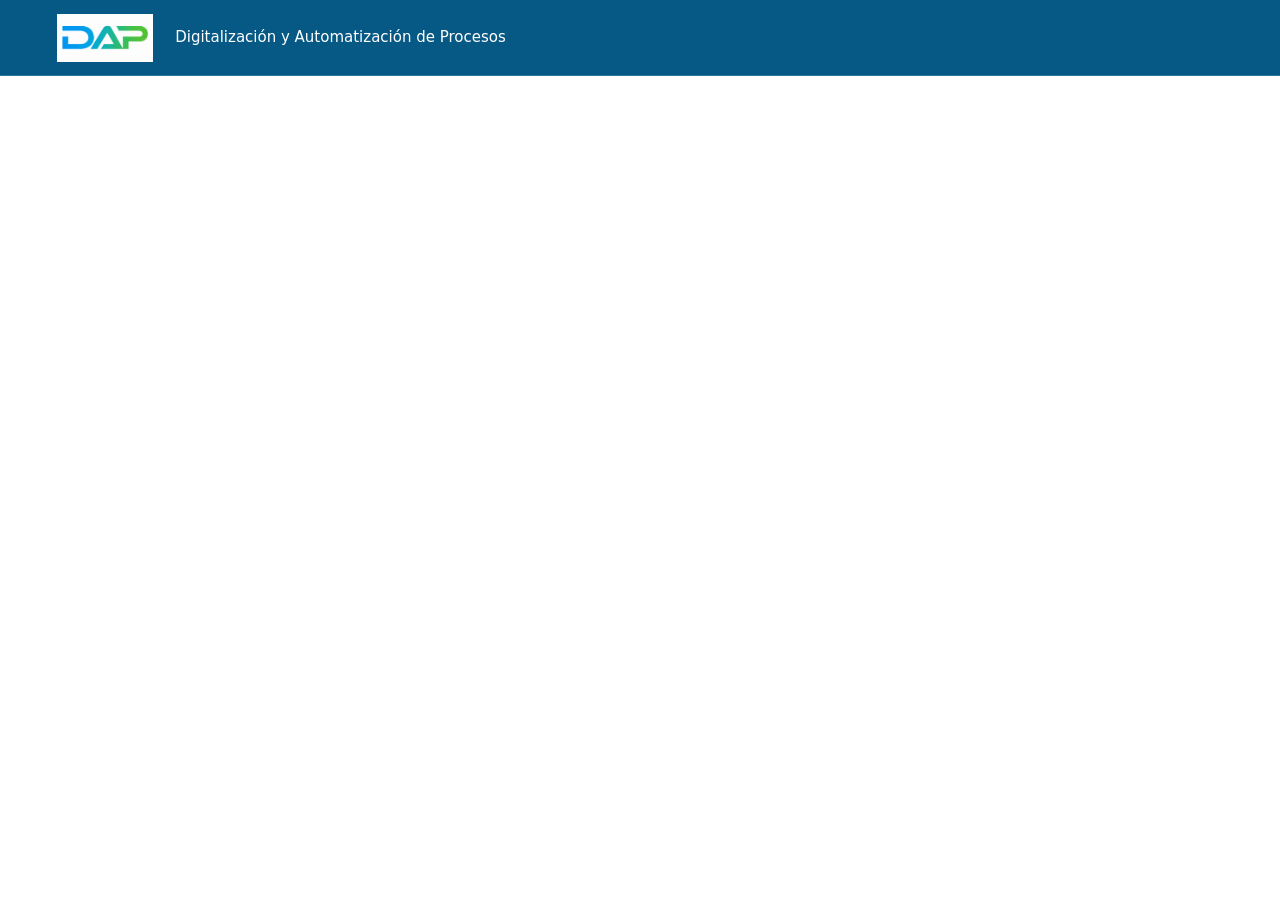
<file: chatstudio.html>
<!DOCTYPE html>
<html lang="es">
<head>
  <meta charset="UTF-8">
  <meta name="viewport" content="width=device-width, initial-scale=1.0">
  <title>Chat Studio | DAP</title>
  <meta name="description" content="Accede a DAP Chat Studio para organizar, consultar y descargar tus conversaciones.">
  <link rel="icon" type="image/png" href="/assets/DAP_CHAT_STUDIO_ICONO_2.png">
  <style>
    :root { color-scheme: light; --dap-blue: #075985; }
    *, *::before, *::after { box-sizing: border-box; }
    html { height: 100%; }
    body {
      margin: 0;
      height: 100vh;
      height: 100dvh;
      display: flex;
      flex-direction: column;
      overflow: hidden;
      background: #f4f8fb;
      font-family: system-ui, -apple-system, "Segoe UI", sans-serif;
    }
    .navbar {
      flex: 0 0 auto;
      display: flex;
      align-items: center;
      min-height: 76px;
      padding: 12px clamp(16px, 4vw, 64px);
      padding-top: max(12px, env(safe-area-inset-top));
      background: var(--dap-blue);
      border-bottom: 1px solid rgba(255, 255, 255, .16);
    }
    .brand {
      display: inline-flex;
      align-items: center;
      gap: 16px;
      max-width: 100%;
      color: #fff;
      text-decoration: none;
    }

    .brand-text {
      font-size: 15px;
      font-weight: 500;
      line-height: 1.35;
      color: #fff;
    }
    .brand:focus-visible {
      outline: 2px solid #fff;
      outline-offset: 5px;
      border-radius: 4px;
    }

     .brand-logo {
      display: block;
      width: 108px;
      height: 48px;
      object-fit: contain;
      flex-shrink: 0;
    }
    .chatstudio-viewer {
      display: flex;
      flex: 1 1 0;
      min-height: 0;
      width: 100%;
    }
    .chatstudio-frame {
      display: block;
      flex: 1 1 0;
      width: 100%;
      height: 100%;
      min-width: 0;
      border: 0;
      background: #fff;
    }
    @media (max-width: 600px) {
      .navbar { min-height: 68px; padding: 10px 16px; padding-top: max(10px, env(safe-area-inset-top)); }
      .brand { gap: 12px; }
      .brand-logo { width: 86px; height: 42px; }
      .brand-text { max-width: 210px; font-size: 12px; }
    }
    @media (max-width: 360px) {
      .brand-logo { width: 72px; }
      .brand-text { font-size: 11px; }
    }
  </style>
</head>
<body>
  <header class="navbar" id="navbar">
    <a href="https://www.dapanalytics.com/" class="brand" aria-label="Ir al inicio de DAP">
      <img class="brand-logo" src="/assets/Logo_DAP_verde-azul_blanco.png" alt="DAP">
      <span class="brand-text">Digitalización y Automatización de Procesos</span>
    </a>
  </header>
  <main class="chatstudio-viewer" aria-label="Aplicación DAP Chat Studio">
    <!-- URL publicada de Chat Studio tomada del enlace de la página de inicio. -->
    <iframe
      class="chatstudio-frame"
      src="https://script.google.com/a/~/macros/s/AKfycbxl_iD8pr1LnBLUGW3qkp96GSmsCyZ6O-0jHyVlxBysPJ5iaDUEweqbTfPRXv1LLyMO/exec"
      title="DAP Chat Studio"
      allow="fullscreen"
      allowfullscreen>
    </iframe>
  </main>
</body>
</html>
</file>
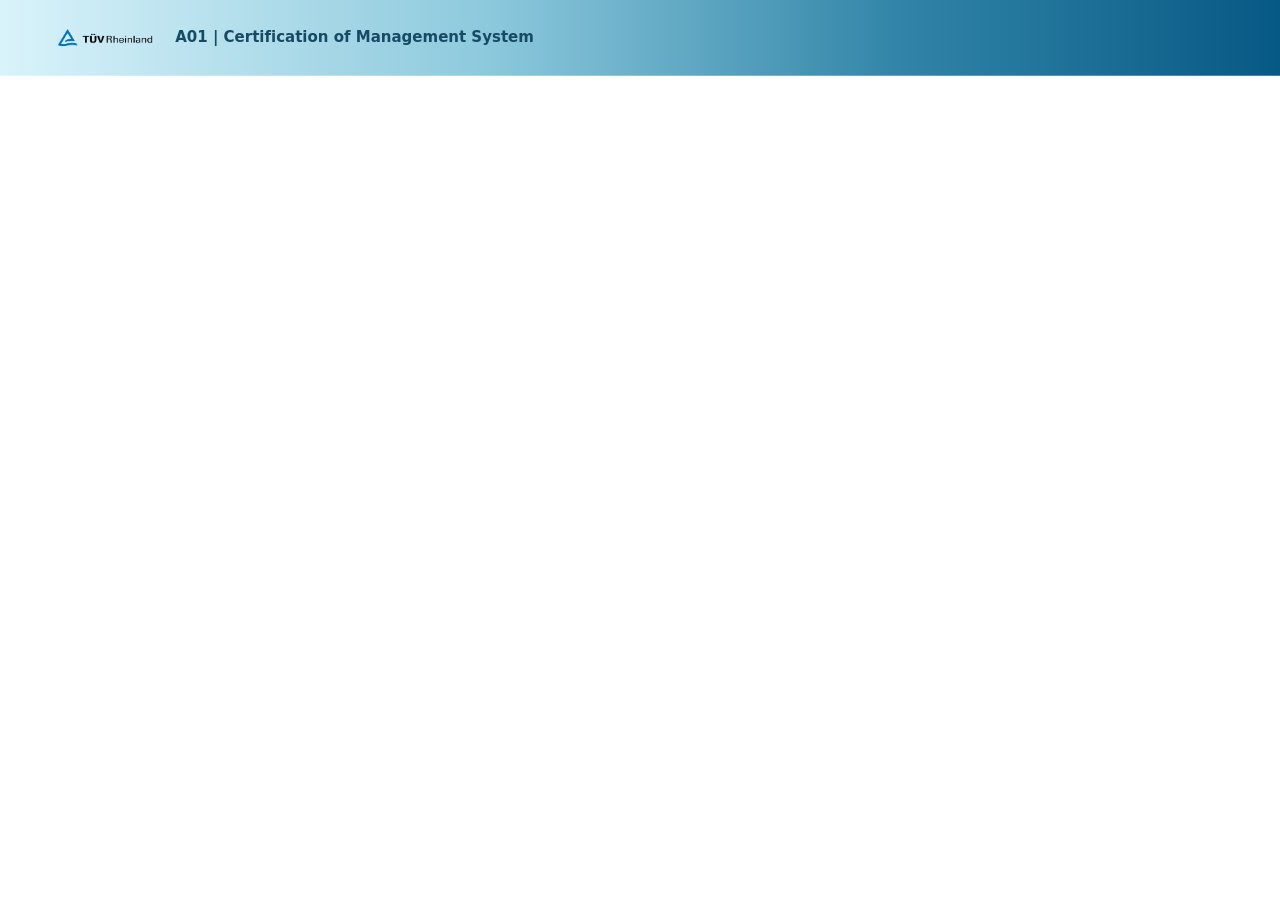
<file: tuv_A01_aria.html>
<!DOCTYPE html>
<html lang="es">

<head>
    <meta charset="UTF-8">
    <meta name="viewport" content="width=device-width, initial-scale=1.0">

    <title>ARIA | TÜV Rheinland</title>

    <meta
        name="description"
        content="Accede a ARIA para registrar la disponibilidad de tus servicios de auditoría."
    >

    <link
        rel="icon"
        type="image/png"
        href="/assets/ICONO_ARIA.png"
    >

    <!-- ======================================== -->
    <!-- ESTILOS CSS                              -->
    <!-- ======================================== -->

    <style>

        :root {
            color-scheme: light;

            --aria-blue: #075985;
            --aria-blue-light: #d9f3fa;
            --aria-text: #174b65;
        }

        *,
        *::before,
        *::after {
            box-sizing: border-box;
        }

        html {
            height: 100%;
        }

        body {
            margin: 0;
            height: 100vh;
            height: 100dvh;

            display: flex;
            flex-direction: column;

            overflow: hidden;

            background: #f4f8fb;

            font-family:
                system-ui,
                -apple-system,
                "Segoe UI",
                sans-serif;
        }

        /* ===================================== */
        /* HEADER - ARIA                         */
        /* ===================================== */

        .aria-navbar {
            flex: 0 0 auto;

            display: flex;
            align-items: center;

            min-height: 76px;

            padding: 12px clamp(16px, 4vw, 64px);

            padding-top: max(
                12px,
                env(safe-area-inset-top)
            );

            /* Degradado azul claro a azul oscuro */

            background: linear-gradient(
                90deg,
                #d9f3fa 0%,
                #8dc9dd 38%,
                #3285a8 70%,
                #075985 100%
            );

            border-bottom:
                1px solid rgba(255, 255, 255, 0.25);
        }

        /* ===================================== */
        /* LOGOTIPO Y NOMBRE                     */
        /* ===================================== */

        .aria-brand {
            display: inline-flex;
            align-items: center;

            gap: 16px;

            max-width: 100%;

            color: var(--aria-text);
            text-decoration: none;
        }

        .aria-brand-text {
            font-size: 15px;
            font-weight: 600;
            line-height: 1.35;

            color: var(--aria-text);
        }

        .aria-brand:focus-visible {
            outline: 2px solid var(--aria-blue);
            outline-offset: 5px;
            border-radius: 4px;
        }

        .aria-brand-logo {
            display: block;

            width: 108px;
            height: 48px;

            object-fit: contain;
            flex-shrink: 0;
        }

        /* ===================================== */
        /* CONTENEDOR DE LA WEBAPP ARIA          */
        /* ===================================== */

        .aria-viewer {
            display: flex;

            flex: 1 1 0;

            min-height: 0;
            width: 100%;
        }

        /* ===================================== */
        /* IFRAME DE GOOGLE APPS SCRIPT          */
        /* ===================================== */

        .aria-frame {
            display: block;

            flex: 1 1 0;

            width: 100%;
            height: 100%;

            min-width: 0;

            border: 0;

            background: #ffffff;
        }

        /* ===================================== */
        /* DISEÑO RESPONSIVO - TABLET Y MÓVIL    */
        /* ===================================== */

        @media (max-width: 600px) {

            .aria-navbar {
                min-height: 68px;

                padding: 10px 16px;

                padding-top: max(
                    10px,
                    env(safe-area-inset-top)
                );
            }

            .aria-brand {
                gap: 12px;
            }

            .aria-brand-logo {
                width: 86px;
                height: 42px;
            }

            .aria-brand-text {
                max-width: 210px;
                font-size: 12px;
            }

        }

        /* ===================================== */
        /* DISEÑO RESPONSIVO - MÓVILES PEQUEÑOS  */
        /* ===================================== */

        @media (max-width: 360px) {

            .aria-brand-logo {
                width: 72px;
            }

            .aria-brand-text {
                font-size: 11px;
            }

        }

    </style>

</head>

<body>

    <!-- ======================================== -->
    <!-- ENCABEZADO PRINCIPAL ARIA               -->
    <!-- ======================================== -->

    <header class="aria-navbar" id="aria-navbar">

        <a
            href="http://tuvrheinland.dapanalytics.com/"
            class="aria-brand"
            aria-label="Ir al inicio de DAP"
        >

            <!-- Logotipo TÜV Rheinland -->

            <img
                class="aria-brand-logo"
                src="/assets/Tuv_Logo_1.png"
                alt="TÜV Rheinland"
            >

            <!-- Nombre del área -->

            <span class="aria-brand-text">
                A01 | Certification of Management System
            </span>

        </a>

    </header>

    <!-- ======================================== -->
    <!-- APLICACIÓN ARIA                         -->
    <!-- ======================================== -->

    <main
        class="aria-viewer"
        aria-label="ARIA | Auditor Resource & Integrated Availability"
    >

        <!-- WebApp de Google Apps Script -->

        <iframe
            class="aria-frame"
            src="https://script.google.com/macros/s/AKfycbysTMWX2EWPNa294KPaskFG-TOuJeUZls6eafYftB8I_OwI7j536IqxsbTPGC_mwahcDg/exec"
            title="ARIA | TÜV Rheinland A01"
            allow="fullscreen"
            allowfullscreen
        >
        </iframe>

    </main>

</body>

</html>
</file>
<file: style.css>
/* ==============================
   DAP Website - GitHub Pages
   Autor: Uriel + Motoko
   ============================== */

:root {
  --bg: #061421;
  --bg-soft: #0b2236;

  --blue: #009fe8;
  --blue-light: #20c4ff;
  --cyan: #00b8c8;
  --green: #42c928;
  --green-soft: #20e2a3;

  --primary: #00aaff;
  --primary-2: #20e2a3;
  --accent: #42c928;

  --text: #f7fbff;
  --muted: #d6e7f2;

  --card: rgba(5, 24, 39, 0.66);
  --card-strong: rgba(7, 35, 56, 0.82);
  --border: rgba(32, 196, 255, 0.30);

  --shadow: 0 26px 80px rgba(0, 170, 255, 0.20);
}

* {
  box-sizing: border-box;
  margin: 0;
  padding: 0;
}

html {
  scroll-behavior: smooth;
}

body {
  font-family: Inter, system-ui, -apple-system, BlinkMacSystemFont, "Segoe UI", sans-serif;
  background:
    radial-gradient(circle at top left, rgba(0,159,232,.30), transparent 34%),
    radial-gradient(circle at top right, rgba(66,201,40,.22), transparent 32%),
    linear-gradient(135deg, #061421 0%, #081b2c 48%, #041018 100%);
  color: var(--text);
  line-height: 1.6;
  overflow-x: hidden;
}

a {
  color: inherit;
  text-decoration: none;
}

img {
  width: 100%;
  display: block;
}

/* ==============================
   NAVBAR
   ============================== */

.navbar {
  position: fixed;
  top: 0;
  width: 100%;
  z-index: 100;
  display: flex;
  justify-content: space-between;
  align-items: center;
  padding: 14px 7%;
  background: rgba(4, 18, 28, 0.72);
  backdrop-filter: blur(20px);
  border-bottom: 1px solid rgba(32, 196, 255, 0.18);
  transition: 0.3s ease;
}

.navbar.scrolled {
  background: rgba(4, 18, 28, 0.94);
  border-bottom-color: rgba(66, 201, 40, 0.28);
  box-shadow: 0 12px 40px rgba(0, 170, 255, 0.14);
}

.brand { display: flex; 
        align-items: center; 
        gap: 12px; } 

.brand-logo { width: 68px; 
             max-height: 48px; 
             object-fit: contain; 
             filter: drop-shadow(0 8px 18px rgba(23, 183, 255, 0.22)); }

.brand-text {
  color: #d8f8ff;
  font-size: 0.85rem;
  letter-spacing: 0.02em;
}

.nav-links {
  display: flex;
  align-items: center;
  gap: 26px;
  font-size: 0.92rem;
  color: #c7eaf1;
}

.nav-links a {
  transition: color 0.2s ease;
}

.nav-links a:hover {
  color: var(--green);
}

.nav-cta {
  padding: 10px 18px;
  border-radius: 999px;
  border: 1px solid rgba(66, 201, 40, 0.60);
  color: #ffffff !important;
  background: linear-gradient(135deg, rgba(0, 170, 255, 0.30), rgba(32, 226, 163, 0.24));
  box-shadow: 0 0 24px rgba(0, 184, 200, 0.22);
}

.menu-toggle {
  display: none;
  width: 42px;
  height: 36px;
  background: transparent;
  border: 0;
  cursor: pointer;
}

.menu-toggle span {
  display: block;
  height: 2px;
  margin: 7px 0;
  background: var(--text);
  border-radius: 2px;
}

/* ==============================
   FONDOS DE SECCIONES
   ============================== */

.section-bg {
  position: relative;
  isolation: isolate;
  background-size: cover;
  background-position: center;
  background-attachment: fixed;
}

.section-overlay {
  position: absolute;
  inset: 0;
  z-index: -1;
  background:
    linear-gradient(90deg, rgba(4,18,28,.72), rgba(4,18,28,.46), rgba(4,18,28,.24)),
    radial-gradient(circle at 20% 30%, rgba(0,170,255,.22), transparent 36%),
    radial-gradient(circle at 78% 35%, rgba(66,201,40,.18), transparent 38%);
}

.section-bg::after {
  content: "";
  position: absolute;
  inset: 0;
  z-index: -2;
  background: rgba(255, 255, 255, 0.04);
}

#inicio,
#quienes,
#servicios,
#desarrollos {
  background-image: url("assets/PORTADA_CV_LUHP_2026_1.png");
}

/* IA Analytics conserva su fondo actual */
#ia {
  background-image: url("assets/Fondo_DAP_4.png");
}



/* ==============================
   HERO
   ============================== */

.hero {
  min-height: 100vh;
  padding: 150px 7% 80px;
  display: grid;
  grid-template-columns: minmax(0, 1.15fr) minmax(320px, 0.85fr);
  gap: 42px;
  align-items: center;
}

.hero-content,
.hero-panel,
.section-inner,
.contact-card {
  position: relative;
  z-index: 2;
}

.eyebrow {
  color: var(--accent);
  text-transform: uppercase;
  font-size: 0.78rem;
  letter-spacing: 0.18em;
  font-weight: 800;
  margin-bottom: 14px;
  text-shadow: 0 0 20px rgba(66, 201, 40, 0.42);
}

h1 {
  font-size: clamp(2.6rem, 6vw, 5.9rem);
  line-height: 0.95;
  letter-spacing: -0.07em;
  max-width: 900px;
  text-shadow: 0 18px 48px rgba(0,0,0,0.52);
}

h2 {
  font-size: clamp(2rem, 4vw, 4rem);
  line-height: 1;
  letter-spacing: -0.05em;
  text-shadow: 0 14px 42px rgba(0,0,0,0.45);
}

h3 {
  font-size: 1.35rem;
  margin-bottom: 10px;
}

.hero-text {
  max-width: 700px;
  margin-top: 26px;
  color: var(--muted);
  font-size: 1.14rem;
}

.hero-actions,
.contact-actions {
  display: flex;
  flex-wrap: wrap;
  gap: 14px;
  margin-top: 32px;
}

/* ==============================
   BOTONES
   ============================== */

.btn {
  display: inline-flex;
  justify-content: center;
  align-items: center;
  min-height: 48px;
  padding: 0 22px;
  border-radius: 999px;
  font-weight: 800;
  border: 1px solid var(--border);
  transition: transform 0.2s ease, background 0.2s ease, box-shadow 0.2s ease;
}

.btn:hover {
  transform: translateY(-2px);
  box-shadow: 0 18px 42px rgba(0, 184, 200, 0.28);
}

.btn.primary {
  background: linear-gradient(135deg, var(--blue), var(--cyan), var(--green));
  color: #fff;
  border: 0;
  box-shadow: 0 14px 36px rgba(0, 170, 255, 0.28);
}

.btn.secondary {
  background: rgba(255, 255, 255, 0.12);
  color: var(--text);
  border: 1px solid rgba(32, 196, 255, 0.34);
}

/* ==============================
   TARJETAS
   ============================== */

.hero-panel {
  display: grid;
  gap: 18px;
}

.metric {
  padding: 26px;
  border: 1px solid var(--border);
  border-radius: 28px;
  background:
    linear-gradient(145deg, rgba(255,255,255,0.12), rgba(255,255,255,0.04)),
    rgba(5, 24, 39, 0.68);
  backdrop-filter: blur(18px);
  box-shadow: var(--shadow);
}

.metric span {
  color: var(--blue-light);
  font-weight: 900;
  font-size: 0.85rem;
}

.metric strong {
  display: block;
  margin-top: 8px;
  font-size: 1.2rem;
}

.metric p {
  color: var(--muted);
  margin-top: 4px;
}

.section {
  padding: 105px 7%;
  min-height: 72vh;
}

.section-heading {
  max-width: 860px;
  margin-bottom: 42px;
}

.section-heading.center {
  margin-left: auto;
  margin-right: auto;
  text-align: center;
}

.section-heading p {
  color: var(--muted);
  margin-top: 18px;
}

.two-column {
  display: grid;
  grid-template-columns: 0.9fr 1.0fr;
  gap: 24px;
}

.card,
.service-card,
.suite-card,
.contact-card {
  border: 1px solid var(--border);
  background:
    linear-gradient(145deg, rgba(255,255,255,0.12), rgba(255,255,255,0.04)),
    var(--card);
  border-radius: 32px;
  box-shadow: var(--shadow);
  backdrop-filter: blur(18px);
}

.glass {
  padding: 34px;
}

.glass p + p {
  margin-top: 18px;
  color: var(--muted);
}

.tags {
  display: flex;
  flex-wrap: wrap;
  gap: 10px;
  margin-top: 22px;
}

.tags span {
  padding: 9px 13px;
  border-radius: 999px;
  background: rgba(0, 184, 200, 0.16);
  color: #e9feff;
  border: 1px solid rgba(66, 201, 40, 0.30);
  font-size: 0.9rem;
}

.service-grid,
.suite-grid {
  display: grid;
  gap: 24px;
}

.service-grid {
  grid-template-columns: repeat(3, 1fr);
}

.service-card {
  padding: 32px;
  min-height: 270px;
  transition: 0.25s ease;
}

.service-card:hover,
.suite-card:hover,
.ia-list div:hover {
  transform: translateY(-5px);
  border-color: rgba(66, 201, 40, 0.58);
  box-shadow: 0 30px 86px rgba(0, 184, 200, 0.34);
}

.icon-circle{

    display:inline-block;
    width:auto;
    height:auto;
    padding:10px 20px;
    border-radius:40px;
    margin-bottom:22px;
    background:linear-gradient(
        135deg,
        var(--blue),
        var(--cyan),
        var(--green)
    );

    color:#fff;
    font-weight:700;
    font-size:1rem;
    text-align:center;
    white-space:nowrap;

}

.service-card p,
.suite-card p,
.suite-card li,
.ia-list p,
.contact-card p {
  color: var(--muted);
}

.suite-grid {
  grid-template-columns: repeat(3, 1fr);
}

.suite-card {
  overflow: hidden;
  background:
    linear-gradient(145deg, rgba(255,255,255,0.10), rgba(255,255,255,0.04)),
    rgba(5, 24, 39, 0.72);
  transition: 0.25s ease;
}

.suite-card img {
  height: 230px;
  object-fit: contain;
  padding: 26px;
  background:
    radial-gradient(circle at center, rgba(32,196,255,0.16), transparent 48%),
    rgba(255, 255, 255, 0.08);
}

.suite-content {
  padding: 28px;
}

.suite-subtitle {
  color: var(--accent) !important;
  font-weight: 800;
  margin-bottom: 12px;
}

.suite-card ul {
  margin-top: 18px;
  padding-left: 18px;
}

.suite-card li + li {
  margin-top: 8px;
}

/* ==============================
   IA ANALYTICS
   ============================== */

.ia-wrap {
  display: grid;
  grid-template-columns: 1fr 1fr;
  gap: 34px;
  align-items: start;
}

.ia-list {
  display: grid;
  gap: 16px;
}

.ia-list div {
  padding: 26px;
  border: 1px solid var(--border);
  border-radius: 24px;
  background:
    linear-gradient(145deg, rgba(255,255,255,0.14), rgba(255,255,255,0.05)),
    var(--card-strong);
  backdrop-filter: blur(18px);
  box-shadow: var(--shadow);
  transition: 0.25s ease;
}

/* ==============================
   CONTACTO
   ============================== */

.contact {
  display: grid;
  place-items: center;
  background:
    radial-gradient(circle at top left, rgba(0,170,255,0.28), transparent 34%),
    radial-gradient(circle at bottom right, rgba(66,201,40,0.20), transparent 34%),
    linear-gradient(135deg, #061421, #082235);
}


#contacto {
  background-image:
    linear-gradient(rgba(4, 18, 28, 0.72), rgba(4, 18, 28, 0.78)),
    url("assets/PORTADA_CV_LUHP_2026_1.png");
  background-size: cover;
  background-position: center;
  background-attachment: fixed;
}

.contact-card {
  width: min(920px, 100%);
  padding: clamp(34px, 6vw, 72px);
  text-align: center;
  background:
    radial-gradient(circle at top left, rgba(0,170,255,0.26), transparent 34%),
    radial-gradient(circle at bottom right, rgba(66,201,40,0.16), transparent 34%),
    rgba(255,255,255,0.12);
}

.contact-info {
  display: grid;
  gap: 6px;
  margin-top: 32px;
  color: var(--muted);
}

.contact-info strong {
  color: var(--text);
  font-size: 1.1rem;
}

/* ==============================
   FOOTER
   ============================== */

footer {
  padding: 30px 7%;
  border-top: 1px solid rgba(32, 196, 255, 0.24);
  display: grid;
  grid-template-columns: 0.8fr 1.2fr;
  gap: 22px;
  color: var(--muted);
  background:
    radial-gradient(circle at top left, rgba(0,170,255,0.14), transparent 28%),
    linear-gradient(135deg, #04121c, #061b29);
}

footer div {
  display: grid;
  gap: 4px;
}

footer strong {
  color: var(--text);
}

.privacy-notice {
  font-size: 0.86rem;
  line-height: 1.55;
}

/* ==============================
   ANIMACIONES
   ============================== */

.reveal {
  opacity: 0;
  transform: translateY(22px);
  transition: 0.7s ease;
}

.reveal.visible {
  opacity: 1;
  transform: translateY(0);
}

/* ==============================
   RESPONSIVE
   ============================== */

@media (max-width: 980px) {
  .hero,
  .two-column,
  .ia-wrap {
    grid-template-columns: 1fr;
  }

  .service-grid,
  .suite-grid {
    grid-template-columns: 1fr;
  }

  .hero {
    padding-top: 130px;
  }

  .hero-panel {
    grid-template-columns: 1fr;
  }
}

@media (max-width: 760px) {
  .navbar {
    padding: 12px 5%;
  }

  .brand-logo {
    width: 86px;
  }

  .brand-text {
    display: none;
  }

  .menu-toggle {
    display: block;
  }

  .nav-links {
    position: absolute;
    top: 72px;
    left: 5%;
    right: 5%;
    display: none;
    flex-direction: column;
    align-items: stretch;
    gap: 0;
    padding: 14px;
    border: 1px solid var(--border);
    border-radius: 24px;
    background: rgba(4, 18, 28, 0.96);
  }

  .nav-links.open {
    display: flex;
  }

  .nav-links a {
    padding: 14px;
  }

  .nav-cta {
    text-align: center;
    margin-top: 6px;
  }

  .hero {
    padding: 120px 5% 60px;
  }

  .section {
    padding: 80px 5%;
    min-height: auto;
  }

  .section-bg {
    background-attachment: scroll;
  }

  .section-overlay {
    background:
      linear-gradient(180deg, rgba(4,18,28,.78), rgba(4,18,28,.52)),
      radial-gradient(circle at 50% 15%, rgba(0,170,255,.18), transparent 42%);
  }

  footer {
    grid-template-columns: 1fr;
    padding: 24px 5%;
  }
}



.metric{
    display:flex;
    justify-content:space-between;
    align-items:center;
    gap:24px;
}

.metric-content{
    flex:1;
}

.metric-icon{
    width:80px;
    height:80px;
    object-fit:contain;
    flex-shrink:0;
    opacity:.95;
    transition:.30s;
}

.metric:hover .metric-icon{
    transform:scale(1.08);
    filter:
        drop-shadow(0 0 16px rgba(0,170,255,.35))
        drop-shadow(0 0 24px rgba(66,201,40,.25));
}



.service-card{
    display:flex;
    flex-direction:column;
    justify-content:flex-start;
    min-height:480px;
}

.service-img{
    display:block;
    width:100%;
    height:auto;
    max-width:100%;
    margin-top:28px;
    object-fit:contain;

}

.service-card:hover .service-img {
  transform: scale(1.04);
  filter:
    drop-shadow(0 0 18px rgba(0, 170, 255, 0.38))
    drop-shadow(0 0 28px rgba(66, 201, 40, 0.26));
}

#servicios .service-img {
  width: min(100%, 220px);
  height: auto;
  margin: 28px auto 0;
}

/* ==============================
   FORMULARIO DE CONTACTO DAP
   ============================== */

.contact-container {
  position: relative;
  z-index: 2;
  width: min(1180px, 100%);
  display: grid;
  grid-template-columns: minmax(0, 0.82fr) minmax(460px, 1.18fr);
  gap: 32px;
  align-items: start;
}

.contact-intro,
.contact-form-card {
  border: 1px solid var(--border);
  border-radius: 32px;
  background:
    linear-gradient(145deg, rgba(255,255,255,0.12), rgba(255,255,255,0.04)),
    rgba(5, 24, 39, 0.76);
  box-shadow: var(--shadow);
  backdrop-filter: blur(18px);
}

.contact-intro {
  padding: clamp(32px, 5vw, 58px);
}

.contact-intro > p:not(.eyebrow) {
  margin-top: 22px;
  color: var(--muted);
}

.contact-data {
  display: grid;
  gap: 14px;
  margin-top: 32px;
}

.contact-data div {
  display: grid;
  gap: 3px;
  padding: 16px 18px;
  border: 1px solid rgba(32, 196, 255, 0.20);
  border-radius: 18px;
  background: rgba(255,255,255,0.06);
}

.contact-data span {
  color: var(--green);
  font-size: 0.76rem;
  font-weight: 800;
  letter-spacing: 0.10em;
  text-transform: uppercase;
}

.contact-data a,
.contact-data strong {
  color: var(--text);
  overflow-wrap: anywhere;
}

.contact-form-card {
  padding: clamp(28px, 4vw, 46px);
}

.form-grid {
  display: grid;
  grid-template-columns: repeat(2, minmax(0, 1fr));
  gap: 20px;
}

.form-group {
  display: grid;
  gap: 8px;
}

.form-group-full {
  grid-column: 1 / -1;
}

.form-group label,
.form-consent label {
  color: #e9f8ff;
  font-weight: 700;
  font-size: 0.91rem;
}

.form-group label span,
.form-consent label span {
  color: var(--green);
}

.form-group input,
.form-group select,
.form-group textarea {
  width: 100%;
  color: #ffffff;
  font: inherit;
  border: 1px solid rgba(32, 196, 255, 0.28);
  border-radius: 16px;
  outline: none;
  background: rgba(3, 17, 28, 0.72);
  transition: border-color .2s ease, box-shadow .2s ease, background .2s ease;
}

.form-group input,
.form-group select {
  min-height: 52px;
  padding: 0 16px;
}

.form-group textarea {
  min-height: 140px;
  padding: 14px 16px;
  resize: vertical;
}

.form-group select option {
  color: #071622;
  background: #ffffff;
}

.form-group input:focus,
.form-group select:focus,
.form-group textarea:focus {
  border-color: var(--green);
  background: rgba(4, 24, 38, 0.94);
  box-shadow: 0 0 0 4px rgba(66, 201, 40, 0.12);
}

.form-group.has-error input,
.form-group.has-error select,
.form-group.has-error textarea {
  border-color: #ff6b6b;
}

.field-error {
  min-height: 18px;
  color: #ff9b9b;
  font-size: 0.78rem;
}

.form-consent {
  display: flex;
  align-items: flex-start;
  gap: 10px;
  margin-top: 22px;
}

.form-consent input {
  width: 18px;
  height: 18px;
  margin-top: 3px;
  accent-color: var(--green);
  flex: 0 0 auto;
}

.submit-contact {
  width: 100%;
  margin-top: 24px;
  cursor: pointer;
  font: inherit;
}

.submit-contact:disabled {
  opacity: .68;
  cursor: wait;
  transform: none;
}

.submit-spinner {
  display: none;
  width: 19px;
  height: 19px;
  margin-left: 10px;
  border: 2px solid rgba(255,255,255,.40);
  border-top-color: #ffffff;
  border-radius: 50%;
  animation: dapSpin .8s linear infinite;
}

.submit-contact.is-loading .submit-spinner {
  display: inline-block;
}

.form-status {
  min-height: 24px;
  margin-top: 14px;
  text-align: center;
  color: var(--muted);
  font-size: .90rem;
}

.form-status.error {
  color: #ff9b9b;
}

.website-field {
  position: absolute !important;
  left: -10000px !important;
  width: 1px !important;
  height: 1px !important;
  overflow: hidden !important;
}

@keyframes dapSpin {
  to { transform: rotate(360deg); }
}

/* Modal propio compatible con GitHub Pages */
.dap-modal {
  position: fixed;
  inset: 0;
  z-index: 1000;
  display: none;
  place-items: center;
  padding: 20px;
}

.dap-modal.open {
  display: grid;
}

.dap-modal-backdrop {
  position: absolute;
  inset: 0;
  background: rgba(1, 9, 15, .82);
  backdrop-filter: blur(8px);
}

.dap-modal-dialog {
  position: relative;
  z-index: 1;
  width: min(520px, 100%);
  padding: 38px;
  text-align: center;
  border: 1px solid rgba(32, 196, 255, .38);
  border-radius: 30px;
  background:
    radial-gradient(circle at top left, rgba(0,170,255,.20), transparent 36%),
    radial-gradient(circle at bottom right, rgba(66,201,40,.14), transparent 36%),
    #071b2a;
  box-shadow: 0 30px 110px rgba(0, 170, 255, .30);
}

.dap-modal-logo {
  width: 118px;
  height: 64px;
  object-fit: contain;
  margin: 0 auto 14px;
}

.dap-modal-check {
  display: grid;
  place-items: center;
  width: 62px;
  height: 62px;
  margin: 0 auto 18px;
  border-radius: 50%;
  color: #ffffff;
  font-size: 2rem;
  font-weight: 900;
  background: linear-gradient(135deg, var(--blue), var(--green));
}

.dap-modal-dialog h3 {
  font-size: 1.7rem;
}

.dap-modal-dialog p {
  margin-top: 12px;
  color: var(--muted);
}

.dap-modal-folio {
  color: var(--green) !important;
  font-weight: 800;
}

.dap-modal-dialog .btn {
  width: 100%;
  margin-top: 24px;
  cursor: pointer;
}

.dap-modal-close {
  position: absolute;
  top: 13px;
  right: 16px;
  width: 38px;
  height: 38px;
  border: 0;
  border-radius: 50%;
  color: #ffffff;
  font-size: 1.7rem;
  line-height: 1;
  cursor: pointer;
  background: rgba(255,255,255,.08);
}

body.modal-open {
  overflow: hidden;
}

@media (max-width: 900px) {
  .contact-container {
    grid-template-columns: 1fr;
  }
}

@media (max-width: 620px) {
  .form-grid {
    grid-template-columns: 1fr;
  }

  .form-group-full {
    grid-column: auto;
  }

  .contact-form-card,
  .contact-intro,
  .dap-modal-dialog {
    padding: 26px 22px;
    border-radius: 24px;
  }
}



/* ======================================================
   CARRUSEL DE EMPRESAS - SECCIÓN QUIÉNES SOMOS
====================================================== */

.business-card {
  display: flex;
  flex-direction: column;
  gap: 14px;
  width: 100%;
}

.business-card h3 {
  margin: 0;
  line-height: 1.4;
}

.business-carousel {
  position: relative;
  display: flex;
  align-items: center;
  width: 100%;
  min-width: 0;
}

.business-carousel-viewport {
  width: 100%;
  overflow: hidden;
  border-radius: 20px;
  touch-action: pan-y;
}

.business-carousel-track {
  display: flex;
  width: 100%;
  transition: transform 0.55s ease;
  will-change: transform;
}

.business-carousel-slide {
  flex: 0 0 100%;
  width: 100%;
  min-width: 100%;
}

.business-carousel-slide img{
    width:100%;
    height:560px;
    object-fit:contain;
    border-radius:20px;
    background:rgba(255,255,255,.02);
}

.business-carousel-btn {
  position: absolute;
  top: 50%;
  z-index: 5;
  width: 44px;
  height: 44px;
  padding: 0;
  border: 1px solid rgba(255, 255, 255, 0.25);
  border-radius: 50%;
  background: rgba(8, 20, 38, 0.72);
  color: #ffffff;
  font-size: 24px;
  line-height: 1;
  cursor: pointer;
  transform: translateY(-50%);
  backdrop-filter: blur(10px);
  -webkit-backdrop-filter: blur(10px);
  transition:
    background 0.25s ease,
    transform 0.25s ease,
    opacity 0.25s ease;
}

.business-carousel-btn:hover {
  background: rgba(18, 141, 255, 0.92);
  transform: translateY(-50%) scale(1.08);
}

.business-carousel-prev {
  left: 12px;
}

.business-carousel-next {
  right: 12px;
}

.business-carousel-dots {
  display: flex;
  justify-content: center;
  align-items: center;
  flex-wrap: wrap;
  gap: 8px;
  margin-top: -8px;
}

.business-carousel-dot {
  width: 9px;
  height: 9px;
  padding: 0;
  border: none;
  border-radius: 50%;
  background: rgba(255, 255, 255, 0.3);
  cursor: pointer;
  transition:
    width 0.25s ease,
    background 0.25s ease;
}

.business-carousel-dot.active {
  width: 26px;
  border-radius: 10px;
  background: #128dff;
}

@media (max-width: 900px) {
  .business-carousel-slide img {
    height: 330px;
  }
}

@media (max-width: 600px) {
  .business-card {
    gap: 18px;
  }

  .business-carousel-slide img {
    height: 260px;
  }

  .business-carousel-btn {
    width: 38px;
    height: 38px;
    font-size: 20px;
  }

  .business-carousel-prev {
    left: 8px;
  }

  .business-carousel-next {
    right: 8px;
  }
}



/* ======================================================
   AVISO DE PRIVACIDAD - DAP
====================================================== */

.privacy-page {
  min-height: 100vh;
}

.privacy-hero {
  position: relative;
  min-height: 100vh;
  padding: 155px 7% 100px;

  background:
    radial-gradient(circle at 12% 10%, rgba(0,170,255,.26), transparent 32%),
    radial-gradient(circle at 88% 22%, rgba(66,201,40,.16), transparent 30%),
    radial-gradient(circle at 50% 80%, rgba(0,184,200,.12), transparent 40%),
    linear-gradient(135deg, #061421 0%, #081b2c 50%, #041018 100%);
}

.privacy-container {
  width: min(1100px, 100%);
  margin: 0 auto;
}

.privacy-heading {
  max-width: 850px;
  margin-bottom: 48px;
}

.privacy-heading h1 {
  font-size: clamp(2.8rem, 6vw, 5.5rem);
  line-height: .98;
  letter-spacing: -.055em;
}

.privacy-heading > p:not(.eyebrow) {
  max-width: 760px;
  margin-top: 24px;
  color: var(--muted);
  font-size: 1.08rem;
}

.privacy-meta {
  display: inline-flex;
  align-items: center;
  margin-top: 24px;
  padding: 8px 15px;

  border: 1px solid rgba(66,201,40,.30);
  border-radius: 999px;

  background: rgba(66,201,40,.08);

  color: var(--green);
  font-size: .82rem;
  font-weight: 800;
}


/* DOCUMENTO */

.privacy-document {
  overflow: hidden;

  border: 1px solid var(--border);
  border-radius: 34px;

  background:
    linear-gradient(
      145deg,
      rgba(255,255,255,.09),
      rgba(255,255,255,.025)
    ),
    rgba(5,24,39,.74);

  box-shadow: var(--shadow);
  backdrop-filter: blur(20px);
}


/* BLOQUES */

.privacy-block {
  display: grid;
  grid-template-columns: 70px 1fr;
  gap: 24px;

  padding: 38px 42px;

  border-bottom: 1px solid rgba(32,196,255,.13);
}

.privacy-block:last-child {
  border-bottom: 0;
}

.privacy-number {
  display: grid;
  place-items: center;

  width: 54px;
  height: 54px;

  border: 1px solid rgba(32,196,255,.28);
  border-radius: 18px;

  background:
    linear-gradient(
      135deg,
      rgba(0,170,255,.18),
      rgba(66,201,40,.12)
    );

  color: var(--green);
  font-size: .82rem;
  font-weight: 900;
}

.privacy-block h2 {
  margin: 4px 0 18px;

  font-size: clamp(1.35rem, 2vw, 1.8rem);
  letter-spacing: -.025em;
}

.privacy-block p {
  color: var(--muted);
}

.privacy-block p + p {
  margin-top: 14px;
}

.privacy-block ul {
  margin-top: 18px;
  padding-left: 20px;

  color: var(--muted);
}

.privacy-block li {
  padding-left: 5px;
}

.privacy-block li + li {
  margin-top: 8px;
}

.privacy-block li::marker {
  color: var(--green);
}


/* CORREO */

.privacy-email {
  display: inline-block;
  margin-top: 15px;

  color: var(--blue-light);
  font-weight: 800;

  transition:
    color .2s ease,
    text-shadow .2s ease;
}

.privacy-email:hover {
  color: var(--green);

  text-shadow:
    0 0 18px rgba(66,201,40,.30);
}


/* TARJETA FINAL */

.privacy-return {
  margin-top: 32px;
  padding: 42px;

  text-align: center;

  border: 1px solid var(--border);
  border-radius: 30px;

  background:
    radial-gradient(circle at top left, rgba(0,170,255,.18), transparent 35%),
    radial-gradient(circle at bottom right, rgba(66,201,40,.12), transparent 35%),
    rgba(5,24,39,.76);

  box-shadow: var(--shadow);
  backdrop-filter: blur(18px);
}

.privacy-return img {
  width: 130px;
  height: 70px;

  margin: 0 auto 16px;

  object-fit: contain;
}

.privacy-return h3 {
  font-size: 1.55rem;
}

.privacy-return p {
  max-width: 620px;
  margin: 10px auto 0;

  color: var(--muted);
}

.privacy-actions {
  display: flex;
  justify-content: center;
  flex-wrap: wrap;

  gap: 14px;
  margin-top: 26px;
}


/* RESPONSIVE */

@media (max-width: 760px) {

  .privacy-hero {
    padding:
      125px
      5%
      70px;
  }

  .privacy-heading {
    margin-bottom: 32px;
  }

  .privacy-block {
    grid-template-columns: 1fr;
    gap: 14px;

    padding: 28px 24px;
  }

  .privacy-number {
    width: 48px;
    height: 48px;
  }

  .privacy-return {
    padding: 32px 22px;
  }

  .privacy-actions {
    flex-direction: column;
  }

  .privacy-actions .btn {
    width: 100%;
  }

}




/* Ajustes para las secciones desplegables */
.privacy-document .privacy-block {
  display: block;
  padding: 0;
}

.privacy-document .privacy-block summary {
  display: flex;
  align-items: center;
  gap: 24px;
  padding: 26px 42px;
  cursor: pointer;
  list-style: none;
}

.privacy-document .privacy-block summary::-webkit-details-marker {
  display: none;
}

.privacy-document .privacy-block summary:hover {
  background: rgba(32, 196, 255, 0.07);
}

.privacy-document .privacy-block summary:focus-visible {
  outline: 2px solid var(--blue-light);
  outline-offset: -4px;
}

.privacy-document .privacy-title {
  flex: 1;
  font-size: clamp(1.15rem, 2vw, 1.5rem);
  font-weight: 700;
  line-height: 1.3;
}

.privacy-document .privacy-chevron {
  width: 10px;
  height: 10px;
  border-right: 2px solid var(--green);
  border-bottom: 2px solid var(--green);
  transform: rotate(45deg);
  transition: transform 0.2s ease;
}

.privacy-document .privacy-block[open] .privacy-chevron {
  transform: rotate(225deg);
}

.privacy-document .privacy-block-content {
  padding: 0 42px 30px 120px;
}

@media (max-width: 760px) {
  .privacy-document .privacy-block summary {
    gap: 14px;
    padding: 20px 24px;
  }

  .privacy-document .privacy-block-content {
    padding: 0 24px 24px;
  }
}



/* Quiénes somos */



#quienes .quienes-image {
  width: 100%;
  max-width: 420px;
  min-width: 0;
  margin: 0 auto;
}


.quienes-layout {
  display: grid;
  grid-template-columns: minmax(0, 1fr) minmax(0, 0.95fr);
  align-items: center;
  gap: clamp(36px, 6vw, 90px);
}

.quienes-content h2 {
  margin-bottom: 26px;
  color: var(--green);
  font-size: clamp(2.25rem, 4vw, 3.7rem);
  line-height: 1.1;
  letter-spacing: -0.04em;
}

.quienes-content p {
  max-width: 680px;
  color: var(--text);
  font-size: clamp(1.2rem, 1.8vw, 1.5rem);
  line-height: 1.75;
}



.quienes-image .business-carousel-slide img {
  width: 100%;
  height: clamp(300px, 37vw, 500px);
  object-fit: contain;
  border-radius: 20px;
}

.quienes-image .business-carousel-dots {
  margin-top: 14px;
}

@media (max-width: 900px) {
  .quienes-layout {
    grid-template-columns: 1fr;
    gap: 36px;
  }

  .quienes-image {
    width: 100%;
    max-width: 680px;
    margin: 0 auto;
  }

  .quienes-image .business-carousel-slide img {
     display: block;
  width: 100%;
  height: 280px;
  object-fit: cover;
  object-position: center;
  border-radius: 28px;
  }
}

@media (max-width: 600px) {
  .quienes-image .business-carousel-slide img {
    height: 270px;
  }
}

#quienes .business-carousel-viewport {
  width: 100%;
  overflow: hidden;
  border-radius: 28px;
}

#quienes .business-carousel-slide {
  overflow: hidden;
  border-radius: 28px;
}

#quienes .business-carousel-slide img {
  display: block;
  width: 100%;
  height: clamp(300px, 37vw, 500px);
  object-fit: cover;
  border-radius: 18px;
}

/* Más espacio horizontal para el carrusel */
#quienes .quienes-layout {
  grid-template-columns: minmax(0, 0.9fr) minmax(0, 1.1fr);
  gap: clamp(24px, 4vw, 50px);
}

#quienes .quienes-image {
  width: 100%;
  max-width: 640px;
  min-width: 0;
  margin: 0 auto;
}

#quienes .business-carousel-viewport,
#quienes .business-carousel-slide {
  overflow: hidden;
  border-radius: 28px;
}

/* Imagen completa, sin deformación ni recorte */
#quienes .business-carousel-slide img {
  display: block;
  width: 100%;
  height: auto;
  max-height: none;
  object-fit: contain;
  border-radius: 28px;
}

@media (max-width: 900px) {
  #quienes .quienes-layout {
    grid-template-columns: 1fr;
  }
}



/* Tarjetas de Desarrollos */
#desarrollos .dev-grid {
  display: grid;
  grid-template-columns: repeat(2, minmax(0, 1fr));
  gap: 26px;
}

#desarrollos .dev-card {
  display: flex;
  flex-direction: column;
  align-items: flex-start;
  min-height: 300px;
  padding: clamp(28px, 4vw, 42px);
  border: 1px solid var(--border);
  border-radius: 30px;
  background:
    linear-gradient(145deg, rgba(255,255,255,.10), rgba(255,255,255,.03)),
    rgba(5, 24, 39, .78);
  box-shadow: var(--shadow);
  backdrop-filter: blur(18px);
}

#desarrollos .dev-card-label,
.dev-modal .dev-modal-kicker {
  color: var(--green);
  font-size: .8rem;
  font-weight: 800;
  letter-spacing: .12em;
  text-transform: uppercase;
}

#desarrollos .dev-card h3 {
  margin: 14px 0;
  color: var(--text);
  font-size: clamp(1.6rem, 2.5vw, 2.3rem);
}

#desarrollos .dev-card p {
  max-width: 480px;
  margin: 0 0 28px;
  color: var(--muted);
}

/* Imagen pequeña y centrada dentro de cada tarjeta */
#desarrollos .dev-card-image {
  display: block;
  flex: none;
  width: min(100%, 160px);
  height: 110px;
  margin: 4px auto 22px;
  object-fit: contain;
  border-radius: 14px;
}

/* Botón centrado debajo de la imagen */
#desarrollos .dev-card-button {
  align-self: center;
  width: fit-content;
  margin: auto auto 0;
  cursor: pointer;
}

@media (max-width: 760px) {
  #desarrollos .dev-grid {
    grid-template-columns: 1fr;
  }
}


/* Modales de productos */
.dev-modal {
  color: var(--text);
}

.dev-modal .modal-dialog {
  max-width: 1120px;
}

.dev-modal .modal-content {
  overflow: hidden;
  border: 1px solid var(--border);
  border-radius: 26px;
  background: #071b2a;
  box-shadow: 0 30px 100px rgba(0, 0, 0, .55);
}

.dev-modal .modal-header {
  display: flex;
  align-items: flex-start;
  gap: 20px;
  padding: 28px 32px;
  border-bottom: 1px solid var(--border);
}

.dev-modal .modal-title {
  margin: 5px 0 0;
  color: var(--text);
  font-size: clamp(1.5rem, 3vw, 2rem);
}

.dev-modal .modal-body {
  padding: 24px 32px 32px;
}

.dev-modal .dev-close {
  flex: 0 0 auto;
  width: 38px;
  height: 38px;
  margin-left: auto;
  border: 1px solid var(--border);
  border-radius: 50%;
  background: rgba(255,255,255,.08);
  color: #fff;
  font-size: 1.7rem;
  line-height: 1;
  cursor: pointer;
}

.dev-modal .dev-product {
  overflow: hidden;
  margin-bottom: 14px;
  border: 1px solid rgba(32,196,255,.25);
  border-radius: 18px;
  background: rgba(255,255,255,.035);
}

.dev-modal .dev-product summary {
  display: flex;
  justify-content: space-between;
  align-items: center;
  gap: 16px;
  padding: 18px 22px;
  color: var(--text);
  font-weight: 800;
  cursor: pointer;
  list-style: none;
}

.dev-modal .dev-product summary::-webkit-details-marker {
  display: none;
}

.dev-modal .dev-summary-label {
  display: flex;
  align-items: center;
  gap: 14px;
  min-width: 0;
}

.dev-modal .dev-summary-logo {
  flex: 0 0 54px;
  width: 54px;
  height: 44px;
  object-fit: contain;
}

.dev-modal .dev-summary-arrow {
  color: var(--green);
  font-size: 1.4rem;
  transition: transform .2s ease;
}

.dev-modal .dev-product[open] summary > span[aria-hidden="true"] {
  transform: rotate(180deg);
}

.dev-modal .dev-product summary:focus-visible,
.dev-modal .dev-close:focus-visible {
  outline: 2px solid var(--blue-light);
  outline-offset: -3px;
}

.dev-modal .dev-product-body {
  padding: 22px;
  border-top: 1px solid rgba(32,196,255,.18);
}

.dev-modal .dev-product-grid {
  display: grid;
  grid-template-columns: minmax(0, 1.35fr) minmax(220px, .65fr);
  gap: 30px;
  align-items: center;
}

.dev-modal .dev-product-copy h3 {
  margin-bottom: 15px;
  color: var(--text);
  font-size: clamp(1.3rem, 2vw, 1.8rem);
}

.dev-modal .dev-product-copy p,
.dev-modal .dev-product-copy li {
  color: var(--muted);
}

.dev-modal .dev-product-copy ul {
  margin: 18px 0 0;
  padding-left: 22px;
}

.dev-modal .dev-product-copy li + li {
  margin-top: 9px;
}

.dev-modal .dev-product-copy li::marker {
  color: var(--green);
}

.dev-modal .dev-product-visual img {
  display: block;
  width: 100%;
  max-height: 300px;
  object-fit: contain;
}

.dev-modal .dev-product-link {
  display: inline-flex;
  width: auto;
  margin-top: 24px;
}


/* Carruseles SIGO y ACCESO */


.dev-modal .dev-carousel {
  overflow: hidden;
  margin-top: 30px;
  border: 1px solid rgba(32,196,255,.20);
  border-radius: 20px;
  background: rgba(0, 0, 0, .20);
}

.dev-modal .dev-carousel .carousel-item img {
  display: block;
  width: 100%;
  height: clamp(250px, 45vw, 500px);
  object-fit: contain;
}

.dev-modal .dev-carousel .carousel-control-prev,
.dev-modal .dev-carousel .carousel-control-next {
  width: 52px;
  opacity: 1;
}

.dev-modal .dev-carousel .carousel-control-prev-icon,
.dev-modal .dev-carousel .carousel-control-next-icon {
  width: 35px;
  height: 35px;
  border-radius: 50%;
  background-color: rgba(4, 18, 28, .82);
  background-size: 55%;
}

@media (max-width: 760px) {
  .dev-modal .modal-header {
    padding: 22px;
  }

  .dev-modal .modal-body {
    padding: 18px;
  }

  .dev-modal .dev-product-body {
    padding: 18px;
  }

  .dev-modal .dev-product-grid {
    grid-template-columns: 1fr;
  }

  .dev-modal .dev-product-visual img {
    max-width: 260px;
    margin: 0 auto;
  }

  .dev-modal .dev-carousel .carousel-item img {
    height: 280px;
  }
}

/* Título encima de cada imagen del carrusel */
.dev-modal .dev-carousel .dev-carousel-title {
  margin: 0;
  padding: 16px 20px;
  color: #fff;
  background: #102638;
  font-size: clamp(1rem, 2vw, 1.25rem);
  font-weight: 700;
  line-height: 1.4;
  text-align: center;
}


/* Títulos desplegables: logo pequeño y texto blanco */
.dev-modal .dev-product summary .dev-summary-label {
  display: flex;
  align-items: center;
  gap: 10px;
  color: #fff;
  font-size: 1rem;
  transform: none;
}

.dev-modal .dev-product summary .dev-summary-label span {
  color: #fff;
  font-size: inherit;
  transform: none;
}

/* Evita que el título gire al abrir la sección */
.dev-modal .dev-product[open] summary .dev-summary-label,
.dev-modal .dev-product[open] summary .dev-summary-label span {
  transform: none;
}

/* Logos pequeños */
.dev-modal .dev-product summary img.dev-summary-logo {
  display: block;
  flex: 0 0 32px;
  width: 32px;
  max-width: 32px;
  height: 28px;
  padding: 0;
  margin: 0;
  object-fit: contain;
  transform: none;
}

/* Solo gira la flecha */
.dev-modal .dev-product summary > .dev-summary-arrow {
  color: var(--green);
  font-size: 1.4rem;
  transform: none;
  transition: transform .2s ease;
}

.dev-modal .dev-product[open] summary > .dev-summary-arrow {
  transform: rotate(180deg);
}



/* ==========================================
   DAP | HEADER - MENÚ SOCIOS
   Compatible con PC, tablet y celular
========================================== */

/* Contenedor principal */
.nav-socios {
  position: relative;
  display: flex;
  align-items: center;
}

/* Botón principal */
.nav-socios-toggle {
  display: inline-flex;
  align-items: center;
  justify-content: center;
  gap: 7px;

  background: transparent;
  border: none;
  cursor: pointer;

  color: #8EE6B5;
  font-family: inherit;
  font-size: inherit;
  line-height: inherit;
  font-weight: 600;

  padding: 10px 12px;
  transition: color 0.25s ease;
}

.nav-socios-toggle:hover,
.nav-socios-toggle:focus-visible {
  color: #4CD678;
}

/* Flecha desplegable */
.socios-arrow {
  display: inline-block;
  font-size: 17px;
  transition: transform 0.25s ease;
}

/* Flecha cuando el menú está abierto */
.nav-socios.is-open .socios-arrow {
  transform: rotate(180deg);
}

/* Contenedor desplegable */
.nav-socios-dropdown {
  position: absolute;
  top: 100%;
  right: 0;

  min-width: 215px;
  padding: 8px;

  background: #102B40;
  border: 1px solid rgba(142,230,181,0.25);
  border-radius: 12px;

  box-shadow: 0 12px 30px rgba(0,0,0,0.22);

  opacity: 0;
  visibility: hidden;
  pointer-events: none;
  transform: translateY(8px);

  transition:
    opacity 0.2s ease,
    transform 0.2s ease,
    visibility 0.2s ease;

  z-index: 9999;
}

/* Mostrar menú al dar clic */
.nav-socios.is-open .nav-socios-dropdown {
  opacity: 1;
  visibility: visible;
  pointer-events: auto;
  transform: translateY(0);
}

/* Mostrar mediante hover solo en dispositivos
   que realmente tienen cursor */
@media (hover: hover) and (pointer: fine) {

  .nav-socios:hover .nav-socios-dropdown {
    opacity: 1;
    visibility: visible;
    pointer-events: auto;
    transform: translateY(0);
  }

  .nav-socios:hover .socios-arrow {
    transform: rotate(180deg);
  }

}

/* Opciones del menú */
.nav-socios-dropdown a {
  display: block;
  padding: 12px 14px;

  color: #FFFFFF;
  font-size: 14px;
  font-weight: 500;
  text-decoration: none;

  border-radius: 8px;
  white-space: nowrap;

  transition:
    background 0.2s ease,
    color 0.2s ease;
}

.nav-socios-dropdown a:hover,
.nav-socios-dropdown a:focus-visible {
  background: rgba(76,214,120,0.13);
  color: #8EE6B5;
}

/* Mantener colores originales del header */
.nav-links .nav-socios-toggle {
  color: #8EE6B5;
  font-family: inherit;
  font-size: inherit;
  line-height: inherit;
  font-weight: 600;
}

.nav-links .nav-socios-toggle:hover,
.nav-links .nav-socios-toggle:focus-visible {
  color: #4CD678;
}


/* ==========================================
   DAP | MENÚ SOCIOS - RESPONSIVE MÓVIL
========================================== */

@media (max-width: 760px) {

  /* Contenedor */
  .nav-links .nav-socios {
    position: relative;
    display: block;
    width: 100%;
    min-width: 0;
  }

  /* Botón Socios */
  .nav-links .nav-socios-toggle {
    display: flex;
    align-items: center;
    justify-content: space-between;

    width: 100%;
    padding: 14px 16px;

    text-align: left;
    color: #8EE6B5;
    font-size: 0.92rem;
  }

  /* Submenú integrado al menú móvil */
  .nav-links .nav-socios-dropdown {
    position: static;

    display: none;
    width: 100%;
    min-width: 0;
    max-width: 100%;

    margin-top: 4px;
    padding: 6px;

    background: #102B40;
    border: 1px solid rgba(142,230,181,0.20);
    border-radius: 12px;

    box-shadow: none;

    opacity: 1;
    visibility: visible;
    pointer-events: auto;
    transform: none;

    transition: none;
  }

  /* Ocultar mientras no esté abierto,
     incluso si el dispositivo simula hover */
  .nav-links .nav-socios:not(.is-open) .nav-socios-dropdown,
  .nav-links .nav-socios:not(.is-open):hover .nav-socios-dropdown {
    display: none;
  }

  /* Mostrar exclusivamente al tocar Socios */
  .nav-links .nav-socios.is-open .nav-socios-dropdown,
  .nav-links .nav-socios.is-open:hover .nav-socios-dropdown {
    display: block;
    opacity: 1;
    visibility: visible;
    transform: none;
  }

  /* Opciones del submenú */
  .nav-links .nav-socios-dropdown a {
    display: block;
    width: 100%;

    padding: 13px 16px;

    color: #FFFFFF;
    font-size: 0.9rem;
    text-align: left;

    white-space: normal;
    overflow-wrap: anywhere;
    border-radius: 8px;
  }

  .nav-links .nav-socios-dropdown a:hover,
  .nav-links .nav-socios-dropdown a:focus-visible {
    background: rgba(76,214,120,0.13);
    color: #8EE6B5;
  }

  /* Flecha desplegable */
  .nav-links .nav-socios.is-open .socios-arrow {
    transform: rotate(180deg);
  }

}
</file>
